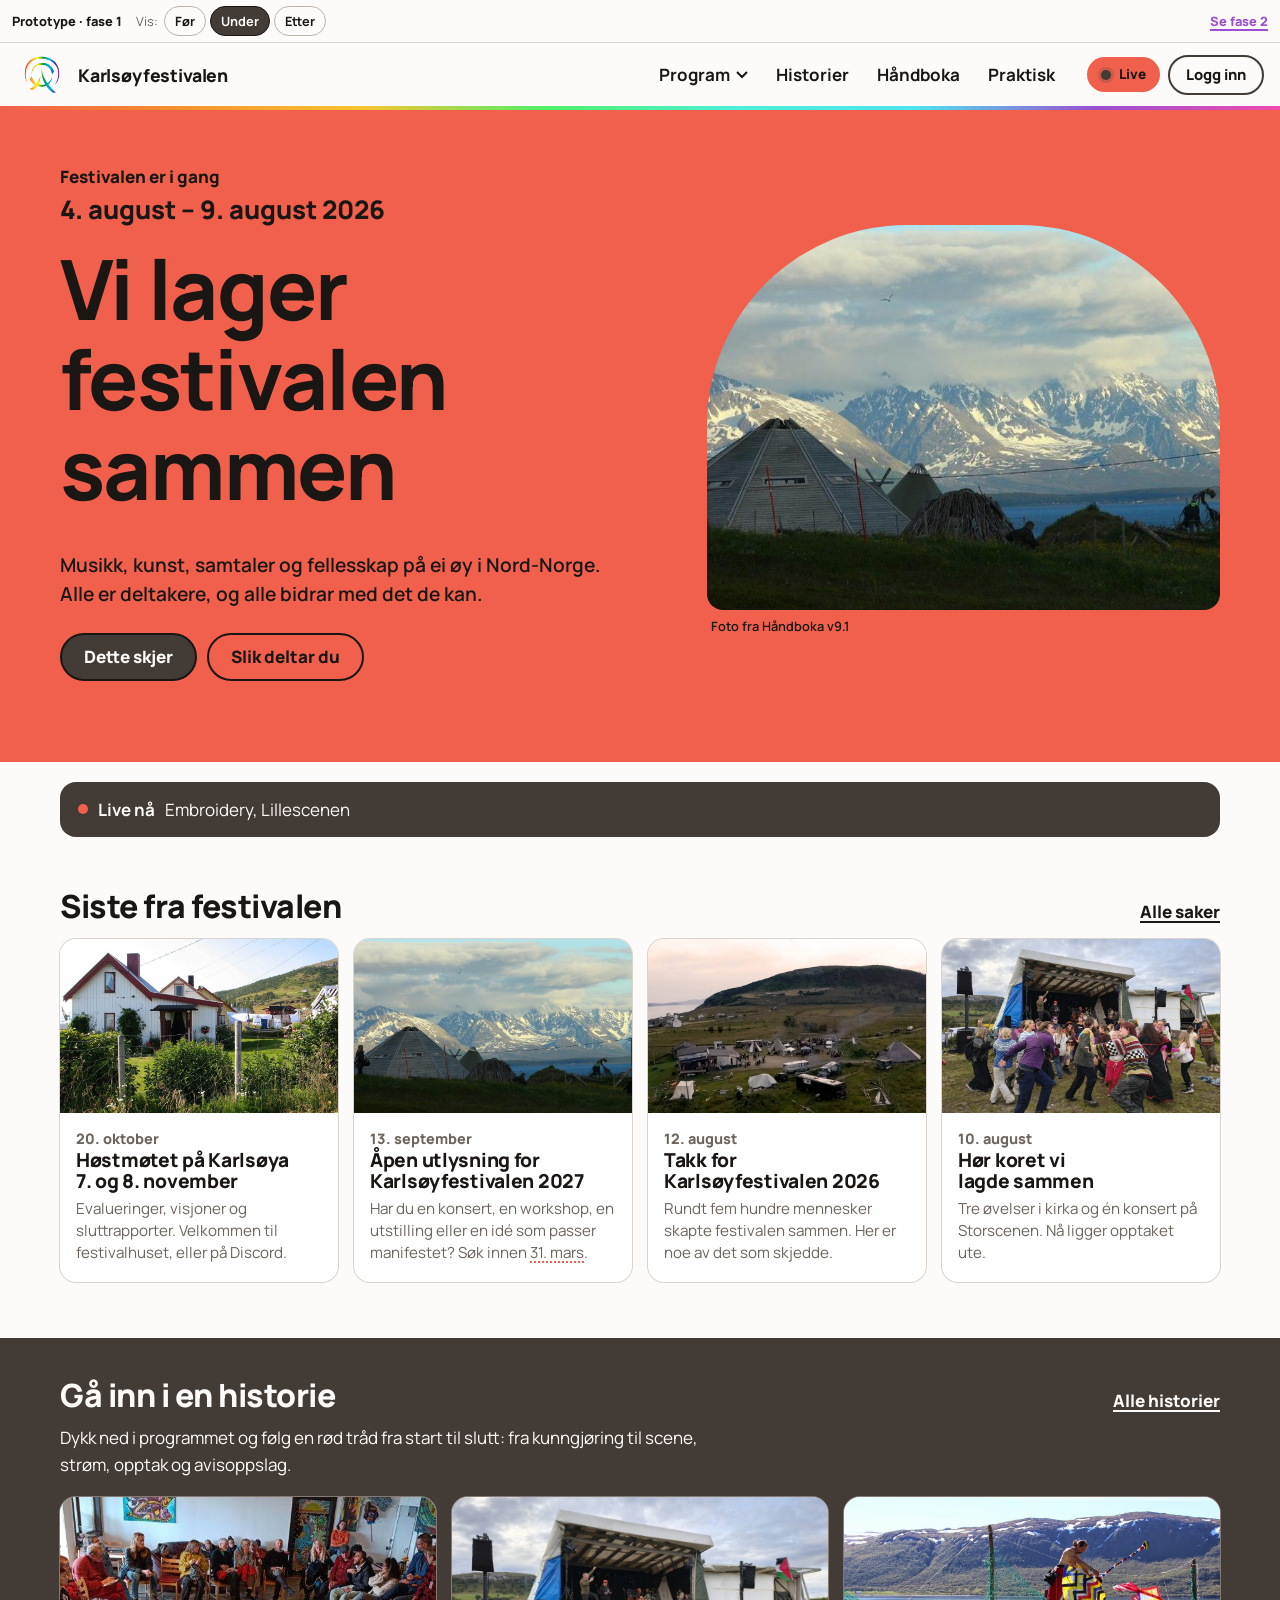
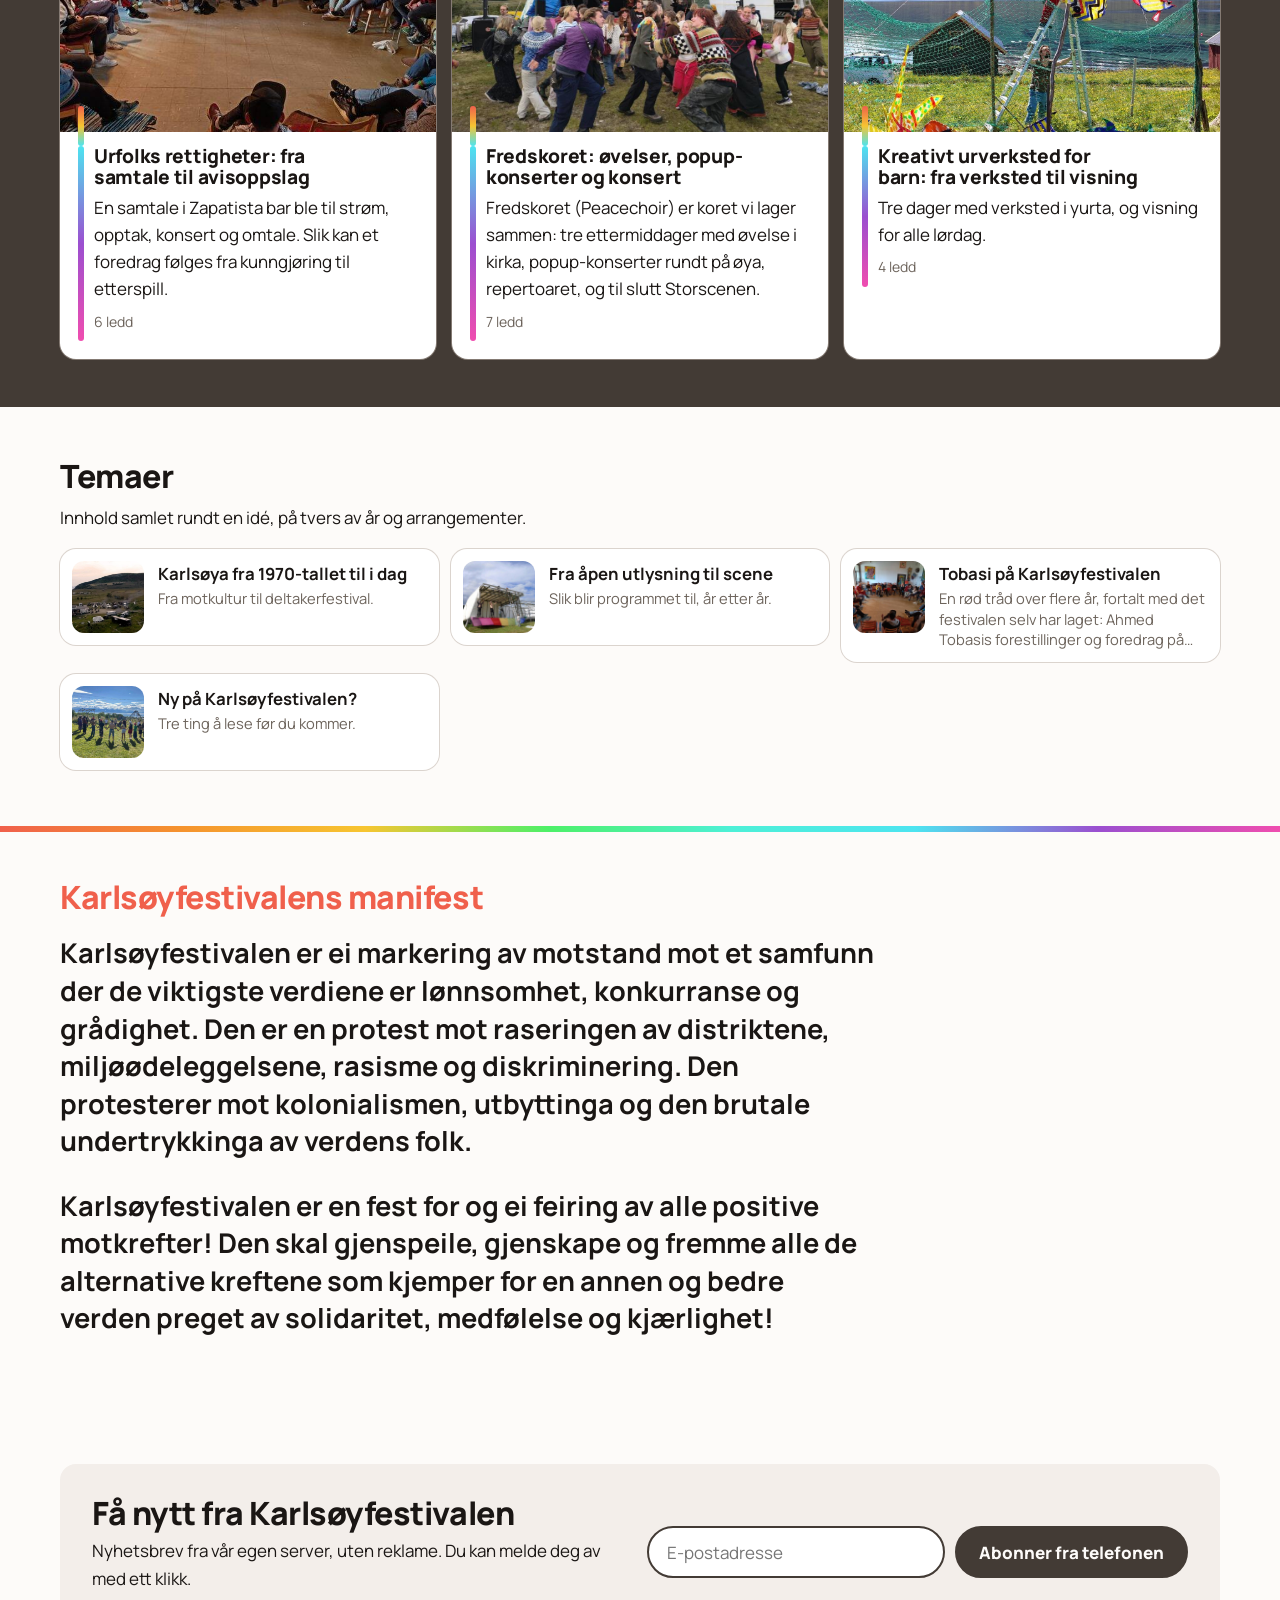
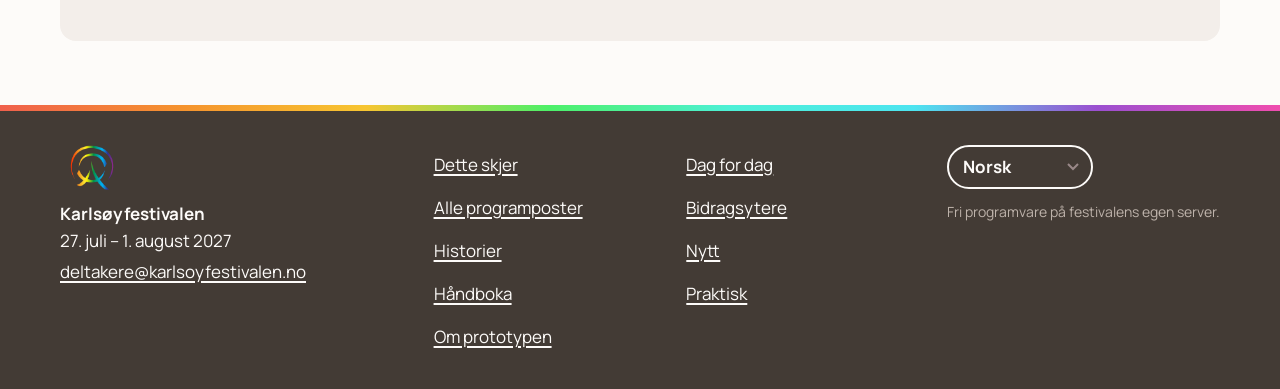
<file: index.html>
<!doctype html>
<html lang="nb">
<head>
<meta charset="utf-8">
<meta name="viewport" content="width=device-width, initial-scale=1, viewport-fit=cover">
<meta name="theme-color" content="#F0604C">
<meta name="color-scheme" content="only light">
<meta name="darkreader-lock">
<meta name="robots" content="noindex">
<title>Karlsøyfestivalen – prototype, fase 1</title>
<meta name="description" content="Klikkbar prototype for Karlsøyfestivalen (fase 1): nettside, program, historier, håndbok, Tavla og innsiden.">
<link rel="icon" href="assets/logo.png">
<link rel="stylesheet" href="css/style.css">
<script>window.PHASE = 1;</script>
</head>
<body>
<div id="app"></div>
<noscript><p style="padding:24px">Prototypen trenger JavaScript.</p></noscript>
<script src="js/data.js"></script>
<script src="js/data-extra.js"></script>
<script src="js/i18n.js"></script>
<script src="js/map.js"></script>
<script src="js/toolkit.js"></script>
<script src="js/app.js"></script>
</body>
</html>
</file>
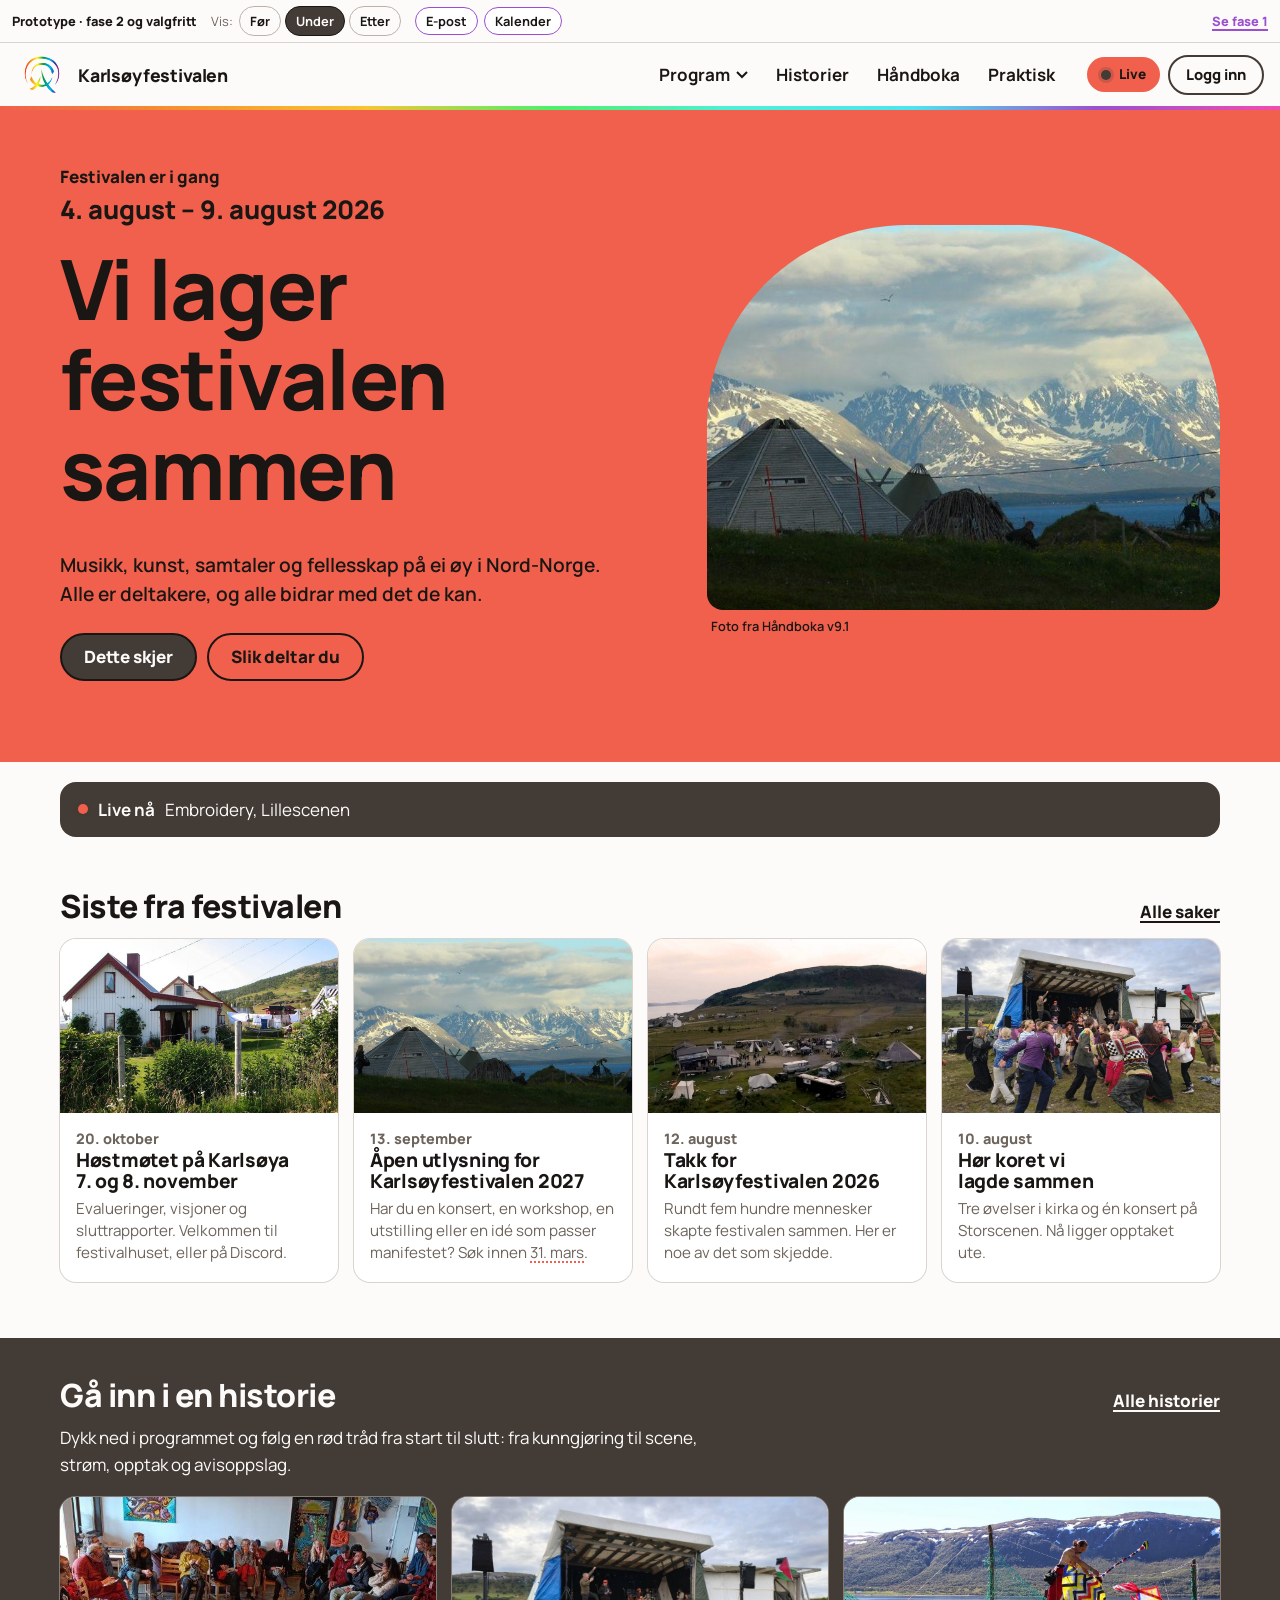
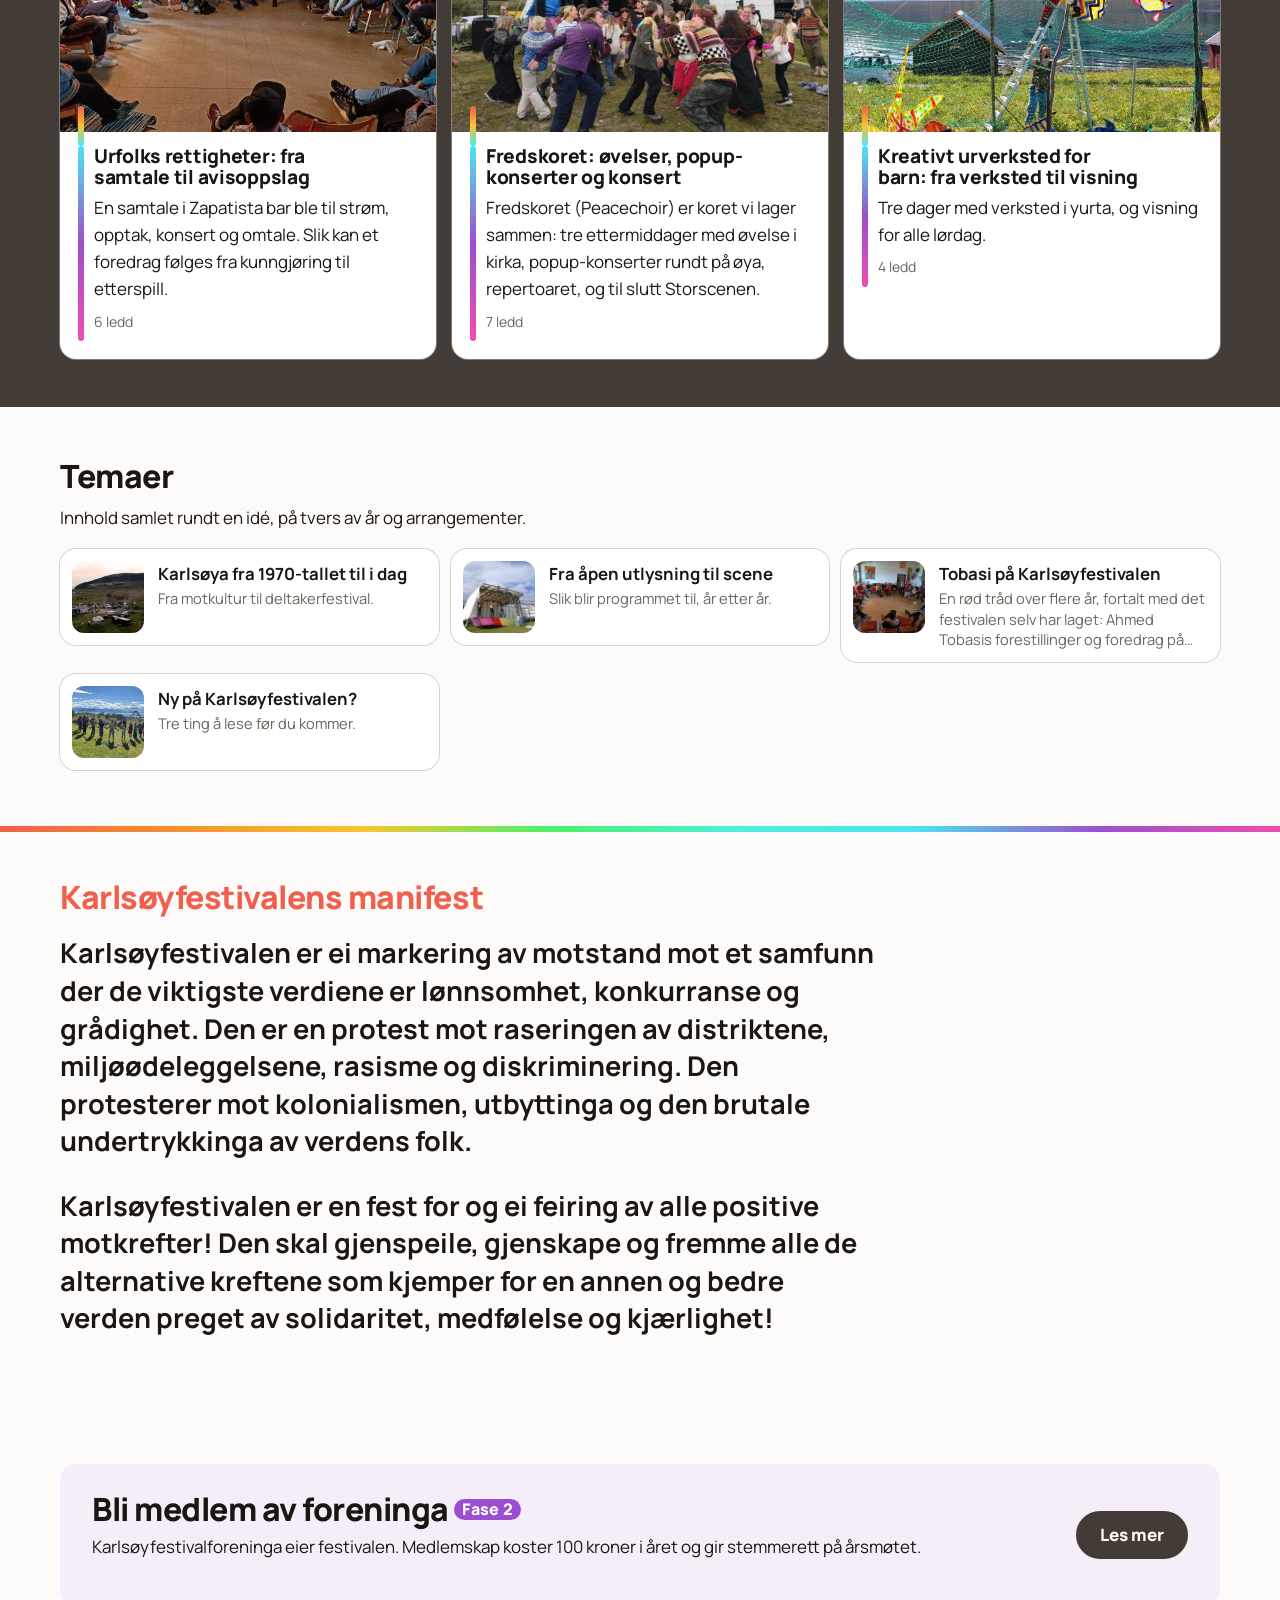
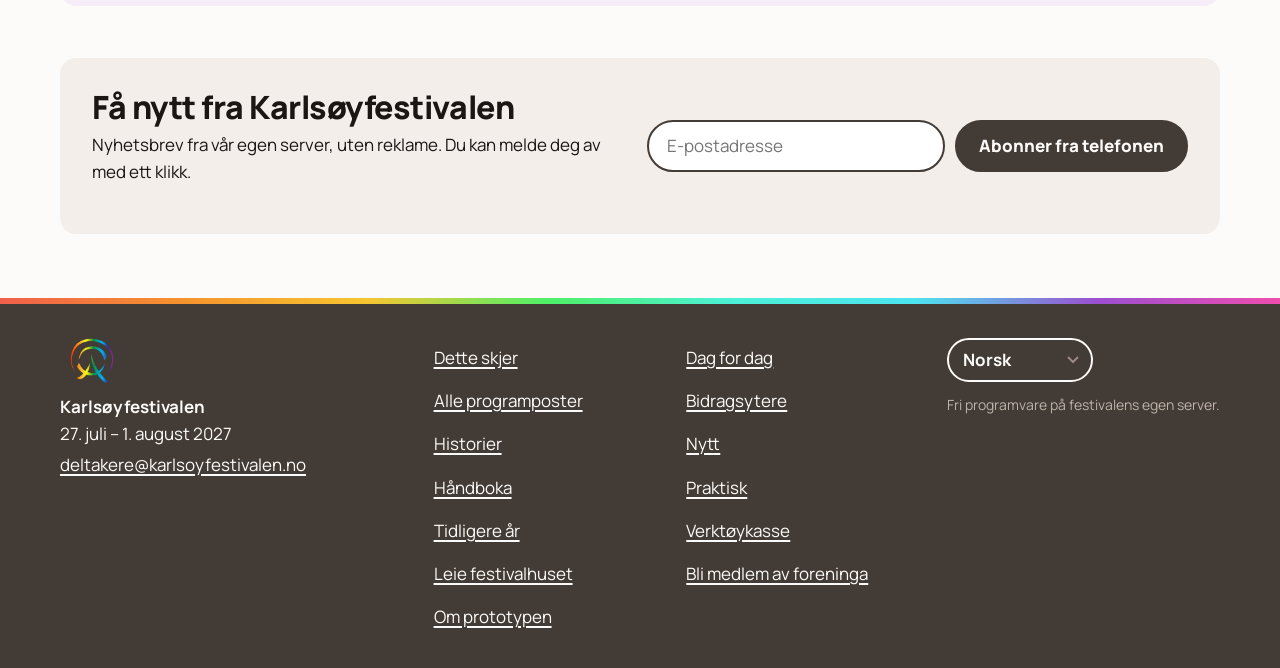
<file: fase2.html>
<!doctype html>
<html lang="nb">
<head>
<meta charset="utf-8">
<meta name="viewport" content="width=device-width, initial-scale=1, viewport-fit=cover">
<meta name="theme-color" content="#F0604C">
<meta name="color-scheme" content="only light">
<meta name="darkreader-lock">
<meta name="robots" content="noindex">
<title>Karlsøyfestivalen – prototype, fase 2 og valgfritt</title>
<meta name="description" content="Klikkbar prototype for Karlsøyfestivalen (fase 2 og valgfritt): nettside, program, historier, håndbok, Tavla og innsiden.">
<link rel="icon" href="assets/logo.png">
<link rel="stylesheet" href="css/style.css">
<script>window.PHASE = 2;</script>
</head>
<body>
<div id="app"></div>
<noscript><p style="padding:24px">Prototypen trenger JavaScript.</p></noscript>
<script src="js/data.js"></script>
<script src="js/data-extra.js"></script>
<script src="js/i18n.js"></script>
<script src="js/map.js"></script>
<script src="js/toolkit.js"></script>
<script src="js/app.js"></script>
</body>
</html>
</file>
<file: css/style.css>
/* Karlsøyfestivalen – prototype, utkast 2. Mobil først.
   Hovedpalett: rød, hvit, grå, gråbrun, mørk gråbrun. Regnbuefargene fra logoen brukes til grupper, kategorier og tråder. */
/* Manrope (SIL Open Font License, se assets/fonts/OFL.txt), lagt på egen server – ingen kall til Google. */
@font-face { font-family: "Manrope"; src: url("../assets/fonts/manrope-wght.woff") format("woff"); font-weight: 200 800; font-style: normal; font-display: swap; }
:root {
  --rod: #F0604C;
  --hvit: #FDFBF9;
  --gra: #BDB2AA;
  --grabrun: #6D645C;
  --mork: #433B35;
  --tekst: #1A1614; /* nesten svart: all tekst, også på rødt */
  --rosa: #F04DAF; --cyan: #4DE4F0; --gronn: #4DF0A0; --turkis: #4DF0D7; --lime: #4DF068;
  --oransje: #F5932E; --gul: #F7C531; --lilla: #9B4FD0;
  --dempet: #9B6B65; --skifer: #705E5C; --havgra: #5C706D;
  --flate: #F3EEEA;
  --kort: #ffffff;
  --strek: #BDB2AA88;
  --rainbow: linear-gradient(90deg, #F0604C, #F5932E, #F7C531, #4DF068, #4DF0D7, #4DE4F0, #9B4FD0, #F04DAF);
  --font: "Manrope", "Nunito Sans", "Avenir Next", "Segoe UI", system-ui, -apple-system, Roboto, Helvetica, Arial, sans-serif;
  --r: 16px;
  --tabs-h: 64px;
}
*, *::before, *::after { box-sizing: border-box; }
html { -webkit-text-size-adjust: 100%; scroll-padding-top: 90px; color-scheme: only light; }
body { margin: 0; font: 400 17px/1.6 var(--font); color: var(--tekst); background: var(--hvit); }
body[data-inside="1"] { background: var(--flate); }
img { max-width: 100%; display: block; }
a { color: inherit; text-underline-offset: 3px; text-decoration-thickness: 1.5px; }
h1, h2, h3 { line-height: 1.1; font-weight: 800; margin: 0; letter-spacing: -0.015em; text-wrap: balance; }
h1 { font-size: clamp(2.1rem, 8vw, 3.6rem); margin-bottom: .45em; }
h2 { font-size: clamp(1.35rem, 4.6vw, 2rem); margin: 1.7em 0 .6em; }
h3 { font-size: 1.12rem; }
p { margin: 0 0 1em; }
ul, ol { margin: 0; padding: 0; list-style: none; }
button, select, input, textarea { font: inherit; color: inherit; }
button { cursor: pointer; }
:focus-visible { outline: 3px solid var(--rod); outline-offset: 3px; border-radius: 6px; }
.sr { position: absolute; width: 1px; height: 1px; overflow: hidden; clip-path: inset(50%); white-space: nowrap; }
.wrap { width: min(100% - 32px, 1160px); margin-inline: auto; }
.narrow { width: min(100% - 32px, 740px); }
.narrowtext { max-width: 38em; }
.center { text-align: center; margin-top: 28px; }
.lead { font-size: 1.2rem; line-height: 1.5; font-weight: 600; }
.small { font-size: .875rem; color: var(--grabrun); }
.note { font-size: .92rem; background: var(--kort); border-left: 5px solid var(--rod); padding: 10px 14px; border-radius: 0 10px 10px 0; margin: 16px auto; }
.empty { background: var(--kort); border: 2px dashed var(--gra); border-radius: var(--r); padding: 20px; }
code { font-size: .9em; background: #433B3512; padding: 1px 6px; border-radius: 4px; }
.fact { text-decoration: underline dotted var(--rod) 2px; text-underline-offset: 4px; cursor: help; }
.print-only { display: none; }

/* Knapper og merker */
.btn { display: inline-flex; align-items: center; justify-content: center; gap: 6px; min-height: 48px; padding: 0 22px; border: 2px solid var(--mork); border-radius: 999px; background: transparent; font-weight: 800; text-decoration: none; }
.btn-dark { background: var(--mork); color: var(--hvit); }
.btn-small { min-height: 40px; padding: 0 16px; font-size: .92rem; }
.actions { display: flex; flex-wrap: wrap; gap: 10px; margin-top: 1.4em; }
.tag { display: inline-block; font-size: .74rem; font-weight: 800; padding: 3px 10px; border-radius: 999px; background: var(--flate); margin-bottom: 8px; }
.tag-live { background: var(--rod); color: var(--tekst); margin: 0 8px 0 0; vertical-align: 2px; }
.tag-ex { background: #9B4FD022; color: var(--tekst); margin: 0; vertical-align: 1px; }
.dot { display: inline-block; width: 11px; height: 11px; border-radius: 50%; margin-right: 7px; flex: none; vertical-align: -1px; }
.swatch { display: inline-block; width: 14px; height: 14px; border-radius: 4px; flex: none; }
.f2 { display: inline-block; font-size: .68rem; font-weight: 800; padding: 2px 8px; border-radius: 999px; background: var(--lilla); color: #fff; vertical-align: 3px; letter-spacing: .02em; }
h1 .f2, h2 .f2 { font-size: .5em; vertical-align: .4em; }

/* Prototype-stripe */
.protobar { display: flex; flex-wrap: wrap; align-items: center; gap: 6px 14px; padding: 6px 12px; background: var(--hvit); border-bottom: 1px solid var(--strek); font-size: .8rem; }
.pb-label { font-weight: 800; text-decoration: none; }
.pb-when { display: flex; align-items: center; gap: 4px; }
.pb-when span { color: var(--grabrun); margin-right: 2px; }
.pb-when button { border: 1.5px solid var(--gra); background: transparent; border-radius: 999px; padding: 2px 10px; font-weight: 700; min-height: 30px; }
.pb-when button[aria-pressed="true"] { background: var(--mork); color: var(--hvit); border-color: var(--tekst); }
.pb-switch { margin-left: auto; font-weight: 800; color: var(--lilla); }

/* ---------- Topp ---------- */
.top { position: sticky; top: 0; z-index: 30; display: flex; align-items: center; gap: 12px; padding: 8px 16px; background: var(--hvit); border-bottom: 1px solid var(--strek); }
.top::after { content: ""; position: absolute; left: 0; right: 0; bottom: -4px; height: 4px; background: var(--rainbow); }
.brand { display: flex; align-items: center; gap: 10px; font-weight: 800; font-size: 1.1rem; text-decoration: none; margin-right: auto; letter-spacing: -0.01em; }
.brand img { flex: none; }
.brand span { white-space: nowrap; }
@media (max-width: 420px) { .top { padding-inline: 12px; gap: 6px; } .top .brand { font-size: 1rem; gap: 6px; } .top .brand img { width: 42px; height: auto; } }
@media (max-width: 360px) { .top .brand span { display: none; } }
.topnav { display: none; align-items: center; gap: 4px; margin-right: 8px; }
.topnav > a, .dd-btn { text-decoration: none; font-weight: 700; padding: 10px 12px; border-radius: 999px; border: 0; background: none; display: inline-flex; align-items: center; gap: 6px; }
.topnav > a[aria-current], .dd-btn[aria-current] { background: var(--flate); }
.topnav > a:hover, .dd-btn:hover { background: var(--flate); }
.dd-btn svg { fill: none; stroke: currentColor; stroke-width: 2; }
.dd { position: relative; }
.dd-menu { position: absolute; top: calc(100% + 8px); left: 0; min-width: 230px; background: var(--kort); border-radius: 14px; padding: 8px; box-shadow: 0 12px 40px #433B3533; display: grid; }
.dd-menu a { padding: 10px 14px; border-radius: 10px; text-decoration: none; font-weight: 700; }
.dd-menu a:hover { background: var(--flate); }
.navlive { color: var(--tekst); }
.top-actions { display: flex; align-items: center; gap: 8px; }
.livepill { display: none; align-items: center; gap: 8px; background: var(--rod); color: var(--tekst); font-weight: 800; font-size: .85rem; padding: 7px 14px; border-radius: 999px; text-decoration: none; }
.livedot { display: inline-block; width: 10px; height: 10px; border-radius: 50%; background: var(--mork); box-shadow: 0 0 0 3px #433B3533; }
.burger { width: 46px; height: 46px; border: 0; background: none; display: grid; place-content: center; gap: 5px; }
.burger span { display: block; width: 24px; height: 2.5px; background: var(--mork); border-radius: 2px; }
.sheetmenu { position: fixed; inset: 0; z-index: 40; background: var(--mork); color: var(--hvit); padding: 70px 24px 24px; display: flex; flex-direction: column; overflow: auto; }
.sheetmenu a { font-size: 1.75rem; font-weight: 800; text-decoration: none; padding: 9px 0; border-bottom: 1px solid #FDFBF91f; display: flex; align-items: center; gap: 10px; }
.sheetmenu a.sm-sub { font-size: 1.25rem; font-weight: 700; padding-left: 18px; border-left: 4px solid var(--rod); border-bottom: 0; }
.sheetmenu .sm-head { margin: 10px 0 4px; font-size: 1.75rem; font-weight: 800; }
.sheetmenu a.live { color: var(--rod); }
.sheetmenu .livedot { background: var(--rod); }
.sheetmenu-foot { margin-top: auto; padding-top: 24px; display: flex; gap: 12px; align-items: center; justify-content: space-between; }
.sheetmenu .btn { border-color: var(--hvit); }
.lang select { min-height: 44px; padding: 0 34px 0 14px; border-radius: 999px; border: 2px solid currentColor; background: transparent url("data:image/svg+xml,%3Csvg xmlns='http://www.w3.org/2000/svg' viewBox='0 0 12 8'%3E%3Cpath d='M1 1l5 5 5-5' fill='none' stroke='%23988' stroke-width='2'/%3E%3C/svg%3E") no-repeat right 12px center / 12px; appearance: none; font-weight: 700; }
.lang select option { color: var(--tekst); }
main { padding: 0 0 64px; min-height: 60vh; }
main > .wrap:first-child, main > article:first-child, main > div.wrap { padding-top: 28px; }

/* ---------- Forside ---------- */
.hero { background: var(--rod); padding: 36px 0 40px; }
.hero-grid { display: grid; gap: 26px; }
.hero-kick { font-weight: 800; margin: 0; }
.hero-date { font-size: clamp(1.2rem, 4.5vw, 1.6rem); font-weight: 800; margin: 0 0 .5em; }
.hero h1 { font-size: clamp(2.6rem, 11vw, 5.2rem); line-height: 1.08; letter-spacing: -0.02em; font-weight: 750; }
.hero .lead { max-width: 30em; }
.hero .btn { border-color: var(--tekst); }
.hero-img { margin: 0; position: relative; }
.hero-img img { width: 100%; aspect-ratio: 4/3; object-fit: cover; border-radius: 200px 200px var(--r) var(--r); }
.hero-img figcaption { font-size: .8rem; font-weight: 600; padding: 6px 4px 0; }
.livebar { display: flex; align-items: center; gap: 10px; flex-wrap: wrap; margin-top: 20px; padding: 14px 18px; background: var(--mork); color: var(--hvit); border-radius: var(--r); text-decoration: none; }
.livebar .livedot { background: var(--rod); }
.block { margin-top: 52px; }
.block-head { display: flex; align-items: baseline; justify-content: space-between; gap: 12px; margin-bottom: 14px; }
.block-head h2 { margin: 0; }
.block-head a { font-weight: 800; white-space: nowrap; }
.blocklead { margin: -4px 0 18px; max-width: 40em; }
.grid { display: grid; gap: 16px; }
.card { display: block; background: var(--kort); color: var(--tekst); border-radius: var(--r); text-decoration: none; overflow: hidden; box-shadow: 0 0 0 1px var(--strek); }
.card:hover h3 { text-decoration: underline; }
.card h3 { font-size: 1.2rem; margin-bottom: 6px; }
.card p { margin: 0; }
.card-img { position: relative; }
.card-img img { width: 100%; aspect-ratio: 16/10; object-fit: cover; }
.card-body { padding: 14px 16px 18px; }
.card .kicker { color: var(--grabrun); }
.card.post p:last-child { margin-top: 6px; color: var(--grabrun); font-size: .95rem; line-height: 1.45; }
.threadband { margin-top: 56px; background: var(--mork); color: var(--hvit); padding: 40px 0 48px; }
.threadband .block-head a { color: var(--hvit); }
.story-card .card-body p { margin-bottom: 8px; }
.thread-line { position: absolute; left: 18px; bottom: -14px; width: 6px; height: 40px; border-radius: 3px; background: linear-gradient(var(--rod), var(--gul), var(--cyan)); }
.story-card .card-body { padding-left: 34px; position: relative; }
.story-card .card-body::before { content: ""; position: absolute; left: 18px; top: 14px; bottom: 18px; width: 6px; border-radius: 3px; background: linear-gradient(var(--cyan), var(--lilla), var(--rosa)); }
.themes { display: grid; gap: 12px; }
.theme { display: grid; grid-template-columns: 84px 1fr; gap: 14px; align-items: center; text-decoration: none; background: var(--kort); border-radius: var(--r); padding: 10px; box-shadow: 0 0 0 1px var(--strek); }
.theme-img img { width: 84px; height: 84px; object-fit: cover; border-radius: 12px; }
.theme strong { display: block; font-size: 1.1rem; line-height: 1.25; }
.theme span span { font-size: .92rem; color: var(--grabrun); }
.manifest { margin-top: 56px; padding: 48px 0; background: var(--hvit); border-top: 6px solid; border-image: var(--rainbow) 1; }
.manifest h2 { margin-top: 0; color: var(--rod); }
.manifest p { font-size: clamp(1.15rem, 4.4vw, 1.7rem); line-height: 1.38; font-weight: 700; max-width: 30em; }
.news { display: grid; gap: 14px; background: var(--flate); border-radius: var(--r); padding: 24px; }
.news h2 { margin: 0 0 6px; }
.news form { display: grid; gap: 10px; }
.news input { width: 100%; min-height: 52px; padding: 0 18px; border: 2px solid var(--mork); border-radius: 999px; background: #fff; }
.ok { font-weight: 800; background: var(--gronn); padding: 10px 14px; border-radius: 12px; }
.membercta { display: grid; gap: 14px; align-items: center; background: #9B4FD014; border-radius: var(--r); padding: 24px; }
.membercta h2 { margin: 0 0 6px; }

.foot { position: relative; background: var(--mork); color: var(--hvit); padding: 40px 0 calc(32px + env(safe-area-inset-bottom)); }
.foot::before { content: ""; position: absolute; left: 0; right: 0; top: 0; height: 6px; background: var(--rainbow); }
.foot-grid { display: grid; gap: 24px; }
.foot img { margin-bottom: 10px; }
.foot nav { display: grid; grid-template-columns: 1fr 1fr; gap: 4px 16px; }
.foot nav a { padding: 6px 0; }
.foot p { margin: 4px 0; }
.foot .small { color: var(--gra); margin-top: 12px; }

/* ---------- Program ---------- */
.subtabs { display: flex; gap: 6px; overflow-x: auto; margin: -8px -16px 18px; padding: 0 16px 4px; scrollbar-width: none; }
.subtabs::-webkit-scrollbar { display: none; }
.subtabs a { flex: none; text-decoration: none; font-weight: 700; padding: 8px 14px; border-radius: 999px; border: 2px solid var(--gra); white-space: nowrap; }
.subtabs a[aria-current] { background: var(--mork); border-color: var(--tekst); color: var(--hvit); }
.sticky { position: sticky; top: 60px; z-index: 20; padding: 10px 0 4px; background: var(--hvit); border-bottom: 1px solid var(--strek); }
body[data-inside="1"] .sticky { background: var(--flate); }
.daytabs { display: grid; grid-template-columns: repeat(6, 1fr); gap: 6px; }
.daytabs button { min-height: 58px; border: 2px solid var(--gra); border-radius: 14px; background: var(--kort); display: grid; place-content: center; line-height: 1.1; padding: 4px 0; }
.daytabs button span { font-size: .78rem; font-weight: 700; text-transform: lowercase; color: var(--grabrun); }
.daytabs button strong { font-size: 1.35rem; }
.daytabs button[aria-selected="true"] { background: var(--rod); border-color: var(--rod); }
.daytabs button[aria-selected="true"] span { color: var(--tekst); }
.chips { display: flex; gap: 8px; overflow-x: auto; padding: 10px 16px 8px; margin-inline: -16px; scrollbar-width: none; }
.chips::-webkit-scrollbar { display: none; }
.chips button { flex: none; display: inline-flex; align-items: center; min-height: 42px; padding: 0 15px; border: 2px solid var(--gra); border-radius: 999px; background: var(--kort); font-weight: 700; font-size: .92rem; white-space: nowrap; }
.chips button[aria-pressed="true"] { background: var(--mork); border-color: var(--tekst); color: var(--hvit); }
.daytitle { font-size: 1.3rem; margin: 22px 0 8px; }
.daytitle::first-letter, .wheellist h2::first-letter, .when strong::first-letter, .step-when::first-letter { text-transform: uppercase; }
.plist { border-top: 2px solid var(--mork); }
.pi { display: grid; grid-template-columns: 64px 1fr 48px; gap: 10px; align-items: start; padding: 14px 0 14px 12px; border-bottom: 1px solid var(--strek); position: relative; }
.pi::before { content: ""; position: absolute; left: 0; top: 16px; bottom: 16px; width: 4px; border-radius: 2px; background: var(--c, var(--gra)); }
.pi-time { font-weight: 800; font-size: 1.1rem; line-height: 1.2; font-variant-numeric: tabular-nums; }
.pi-time span { display: block; font-weight: 500; font-size: .85rem; color: var(--grabrun); }
.pi-time .allday { font-size: .8rem; font-weight: 700; color: var(--tekst); }
.pi-main h3 { font-size: 1.08rem; line-height: 1.25; margin-bottom: 3px; }
.pi-main h3 a { text-decoration: none; }
.pi-main h3 a:hover { text-decoration: underline; }
.pi-main p { margin: 0; font-size: .92rem; }
.pi-cat { color: var(--grabrun); }
.pi-cat a { font-weight: 700; color: var(--tekst); }
.pi-more { display: inline-block; margin-top: 6px !important; font-size: .76rem !important; font-weight: 800; background: var(--cyan); border-radius: 999px; padding: 1px 10px; }
.star { width: 48px; height: 48px; border: 0; background: none; display: grid; place-content: center; border-radius: 50%; }
.star svg { fill: none; stroke: var(--mork); stroke-width: 1.8; stroke-linejoin: round; }
.star[aria-pressed="true"] svg { fill: var(--gul); }
.daily { margin-top: 24px; }
.daily summary, .faq summary { cursor: pointer; font-weight: 800; padding: 14px 0; min-height: 48px; }
.clock { margin: 0 0 10px; }
.nowbox { background: var(--rod); border-radius: var(--r); padding: 4px 16px 6px; }
.nowbox h2 { margin: 14px 0 8px; }
.nowbox .plist { border-top-color: var(--tekst); }
.nowbox .pi { border-bottom-color: #433B3530; }
.nowbox .pi::before { background: var(--mork); }
.nowbox .tag-live { background: var(--mork); color: var(--hvit); font-size: .72rem; }
.countdown { background: var(--rod); border-radius: var(--r); padding: 20px; display: grid; gap: 4px; }
.countdown strong { font-size: 1.6rem; line-height: 1.2; }
.filters { display: grid; gap: 10px; }
.field { display: grid; gap: 4px; font-weight: 700; font-size: .92rem; }
.field input, .field select { width: 100%; min-height: 50px; padding: 0 14px; border: 2px solid var(--gra); border-radius: 12px; background: #fff; font-weight: 500; font-size: 16px; }
.field input:focus, .field select:focus { border-color: var(--tekst); }

/* Programpost, historier, innhold */
.crumb { font-weight: 800; margin-bottom: 10px; }
.crumb a::before { content: "‹ "; }
.kicker { font-size: .9rem; font-weight: 800; margin: 0 0 6px; color: var(--grabrun); }
.when { display: grid; grid-template-columns: 1fr 1fr auto; gap: 12px; align-items: start; background: var(--kort); border-radius: var(--r); padding: 14px; margin: 4px 0 16px; border-top: 6px solid var(--c, var(--rod)); }
.when strong { display: block; line-height: 1.25; }
.when span { font-size: .88rem; color: var(--grabrun); }
.personbox { display: flex; gap: 14px; align-items: flex-start; background: var(--kort); border-radius: var(--r); padding: 12px; margin: 0 0 16px; text-decoration: none; box-shadow: 0 0 0 1px var(--strek); }
.personbox > span { display: grid; gap: 2px; }
.personbox span span { font-size: .92rem; color: var(--grabrun); line-height: 1.45; }
.portrait { display: block; width: 100%; height: auto; aspect-ratio: 1; border-radius: 14px; }
.portrait text { font: 800 64px var(--font); fill: var(--tekst); }
.portrait.sm { width: 64px; flex: none; border-radius: 12px; }
.portrait.lg { width: 140px; flex: none; border-radius: 18px; }
.story { background: var(--kort); border-radius: var(--r); padding: 18px; margin-top: 20px; box-shadow: 0 0 0 1px var(--strek); }
.story h2 { margin: 0 0 8px; font-size: 1.3rem; }
.steps { position: relative; margin: 18px 0 6px 6px; }
.steps::before { content: ""; position: absolute; left: 0; top: 6px; bottom: 6px; width: 5px; border-radius: 3px; background: linear-gradient(var(--rod), var(--oransje), var(--gul), var(--gronn), var(--cyan), var(--lilla)); }
.steps li { position: relative; padding: 0 0 22px 26px; }
.steps li:last-child { padding-bottom: 4px; }
.steps li::before { content: ""; position: absolute; left: -5px; top: 3px; width: 15px; height: 15px; border-radius: 50%; background: var(--kort); border: 3px solid var(--c, var(--mork)); }
.steps li.has-item::before { border-radius: 4px; background: var(--mork); border-color: var(--tekst); }
.steps li.cur::before { background: var(--rod); border-color: var(--tekst); box-shadow: 0 0 0 4px #F0604C55; }
.steps li.cur h3 { text-decoration: underline; text-decoration-thickness: 3px; text-decoration-color: var(--rod); }
.step-when { font-size: .85rem; font-weight: 800; color: var(--grabrun); margin: 0; }
.steps h3 { font-size: 1.1rem; margin: 2px 0 4px; }
.step-note { font-size: .92rem; margin: 0; }
.step-note .tag { margin-bottom: 0; font-size: .68rem; }
.more { display: inline-block; margin-top: 12px; font-weight: 800; }
.more::after { content: " ›"; }
.work-img, .player { margin: 0 0 20px; border-radius: var(--r); overflow: hidden; }
.work-img img, .player img { width: 100%; aspect-ratio: 16/10; object-fit: cover; }
.work-img figcaption { font-size: .8rem; color: var(--grabrun); padding: 6px 2px 0; }
.player { position: relative; background: var(--mork); color: var(--hvit); }
.player img { opacity: .55; }
.player.lyd img { aspect-ratio: 16/6; }
.player .play { position: absolute; left: 50%; top: 42%; width: 74px; height: 74px; margin: -37px; border-radius: 50%; background: var(--rod); }
.player .play::after { content: ""; position: absolute; left: 29px; top: 21px; border: 16px solid transparent; border-left: 24px solid var(--mork); border-right: 0; }
.player p { margin: 0; padding: 10px 14px; font-size: .88rem; }
.small-play { position: absolute; left: 12px; bottom: 12px; width: 42px; height: 42px; border-radius: 50%; background: var(--rod); }
.small-play::after { content: ""; position: absolute; left: 16px; top: 12px; border: 9px solid transparent; border-left: 13px solid var(--mork); border-right: 0; }
.gallery { display: grid; grid-template-columns: 1fr 1fr; gap: 8px; margin-bottom: 20px; }
.gallery figure { margin: 0; }
.gallery img { width: 100%; aspect-ratio: 1; object-fit: cover; border-radius: 10px; }
.gallery figcaption { font-size: .76rem; color: var(--grabrun); padding: 4px 2px; }
.meta { margin: 24px 0; border-top: 2px solid var(--mork); }
.meta div { display: flex; justify-content: space-between; gap: 16px; padding: 10px 0; border-bottom: 1px solid var(--strek); }
.meta dt { font-weight: 800; }
.meta dd { margin: 0; text-align: right; }
.venues li, .rides li { background: var(--kort); border-radius: var(--r); padding: 14px 16px; box-shadow: 0 0 0 1px var(--strek); }
.venues p, .rides p { margin: 4px 0 0; }
.embed { border-left: 6px solid var(--cyan); }
.embed-card { max-width: 420px; margin: 24px 0; }

/* Bidragsytere */
.pgrid { display: grid; grid-template-columns: repeat(2, 1fr); gap: 14px; }
.pcard { display: grid; gap: 8px; text-decoration: none; }
.pcard-body strong { display: block; font-size: 1.05rem; line-height: 1.25; }
.pcard-body span { font-size: .85rem; color: var(--grabrun); }
.pcard:hover strong { text-decoration: underline; }
.phead { display: grid; gap: 16px; margin-bottom: 10px; }
@media (min-width: 640px) { .phead { grid-template-columns: auto 1fr; align-items: end; } }
.phead h1 { margin-bottom: .2em; font-size: clamp(1.9rem, 7vw, 3rem); }
.phead .lead { margin: 0; font-size: 1.05rem; }
.links { display: flex; flex-wrap: wrap; gap: 8px; }
.chiplink { font-weight: 800; border: 2px solid var(--mork); border-radius: 999px; padding: 6px 14px; text-decoration: none; }

/* ---------- Håndboka ---------- */
.hb-hero { background: var(--mork); color: var(--hvit); padding: 40px 0 44px; position: relative; }
.hb-hero::after { content: ""; position: absolute; left: 0; right: 0; bottom: 0; height: 6px; background: var(--rainbow); }
.hb-hero .kicker { color: var(--gra); }
.hb-hero .btn { border-color: var(--hvit); }

.chapters { display: grid; gap: 14px; margin-top: 24px; }
.chapter { display: grid; grid-template-columns: 110px 1fr; gap: 14px; align-items: stretch; text-decoration: none; background: var(--kort); border-radius: var(--r); overflow: hidden; box-shadow: 0 0 0 1px var(--strek); }
.ch-img img { width: 100%; height: 100%; min-height: 120px; object-fit: cover; }
.ch-body { padding: 14px 14px 14px 0; display: grid; gap: 4px; align-content: center; }
.ch-body strong { font-size: 1.2rem; line-height: 1.2; }
.ch-body span { font-size: .93rem; color: var(--grabrun); line-height: 1.45; }
.chapter:hover strong { text-decoration: underline; }
.core { background: var(--rod); border-radius: var(--r); padding: 16px 18px; margin: 0 0 20px; font-size: 1.15rem; font-weight: 700; line-height: 1.45; }
.core p { margin: 0; }
.core .core-label { font-size: .85rem; font-weight: 800; margin-bottom: 6px; }
blockquote { margin: 28px 0; padding: 0 0 0 20px; border-left: 6px solid var(--gul); }
blockquote p { font-size: 1.4rem; font-weight: 800; line-height: 1.3; margin-bottom: 6px; }
blockquote cite { font-style: normal; color: var(--grabrun); font-size: .9rem; }
.edit-note { font-size: .88rem; color: var(--grabrun); border-top: 1px solid var(--strek); padding-top: 14px; margin-top: 28px; }
.nextch { display: grid; gap: 2px; background: var(--mork); color: var(--hvit); border-radius: var(--r); padding: 16px 18px; text-decoration: none; margin-top: 20px; }
.nextch span { font-size: .85rem; color: var(--gra); font-weight: 700; }
.nextch strong { font-size: 1.25rem; }
.nextch strong::after { content: " ›"; }
.rhythm li, .dl li { display: grid; grid-template-columns: 96px 1fr; gap: 12px; padding: 10px 0; border-bottom: 1px solid var(--strek); }
.rhythm { margin-bottom: 20px; border-top: 2px solid var(--mork); }
.rhythm strong { font-variant-numeric: tabular-nums; }
.dl time { font-weight: 800; }
.principles { counter-reset: p; }
.principles li { counter-increment: p; position: relative; padding: 0 0 16px 46px; }
.principles li::before { content: counter(p); position: absolute; left: 0; top: 0; width: 34px; height: 34px; border-radius: 50%; background: var(--rod); display: grid; place-content: center; font-weight: 800; }
.principles p { margin: 2px 0 0; }
.gicon { display: inline-grid; place-content: center; width: 38px; height: 38px; border-radius: 12px; background: var(--g); flex: none; }
.gicon svg { fill: none; stroke: var(--mork); stroke-width: 1.9; stroke-linejoin: round; stroke-linecap: round; }
.gtitle { display: flex; align-items: center; gap: 12px; }
h1.gtitle .gicon { width: 54px; height: 54px; border-radius: 16px; }
.grouplist li a { display: flex; gap: 14px; align-items: flex-start; padding: 14px 0; border-bottom: 1px solid var(--strek); text-decoration: none; }
.grouplist strong { display: block; font-size: 1.1rem; }
.grouplist span span { font-size: .92rem; color: var(--grabrun); }
.ticks li { position: relative; padding: 9px 0 9px 30px; border-bottom: 1px solid var(--strek); }
.ticks li::before { content: ""; position: absolute; left: 4px; top: 16px; width: 12px; height: 7px; border-left: 3px solid var(--rod); border-bottom: 3px solid var(--rod); transform: rotate(-45deg); }
.gives { background: var(--kort); border-radius: var(--r); padding: 4px 18px 16px; margin-top: 24px; box-shadow: 0 0 0 1px var(--strek); }
.gives h2 { font-size: 1.15rem; margin: 14px 0 8px; }
.givelist { display: flex; flex-wrap: wrap; gap: 8px; }
.givelist li { background: var(--flate); border-radius: 999px; padding: 4px 12px; font-size: .9rem; font-weight: 700; }
.factgrid { display: grid; grid-template-columns: 1fr 1fr; gap: 10px; }
.factgrid li { background: var(--kort); border-radius: var(--r); padding: 14px; font-size: .9rem; box-shadow: 0 0 0 1px var(--strek); border-top: 6px solid var(--rod); }
.factgrid li:nth-child(2) { border-top-color: var(--gul); } .factgrid li:nth-child(3) { border-top-color: var(--gronn); } .factgrid li:nth-child(4) { border-top-color: var(--cyan); }
.factgrid strong { display: block; font-size: 1.3rem; line-height: 1.2; margin-bottom: 4px; }
.checkin { margin: 24px 0; }
.iframe-ph { display: grid; gap: 4px; background: repeating-linear-gradient(-45deg, var(--flate), var(--flate) 10px, #fff 10px, #fff 20px); border: 2px dashed var(--gra); border-radius: var(--r); padding: 28px 20px; text-align: center; }
.iframe-ph strong { font-size: 1.3rem; }
.faq details { border-bottom: 1px solid var(--strek); }
.faq details:first-child { border-top: 2px solid var(--mork); }
.about table { width: 100%; border-collapse: collapse; margin-bottom: 1em; }
.about th, .about td { text-align: left; vertical-align: top; padding: 10px 10px 10px 0; border-bottom: 1px solid var(--strek); font-size: .95rem; }

/* ---------- Innsiden ---------- */
.itop { position: sticky; top: 0; z-index: 30; display: flex; align-items: center; gap: 12px; padding: 8px 16px; background: var(--mork); color: var(--hvit); }
.itop::after { content: ""; position: absolute; left: 0; right: 0; bottom: -4px; height: 4px; background: var(--rainbow); }
.itop .brand img { background: var(--hvit); border-radius: 10px; padding: 2px 4px; }
.who { display: flex; align-items: center; gap: 10px; background: none; border: 0; color: var(--hvit); text-align: left; padding: 4px; min-height: 46px; }
.who > span:last-child, .rolelist button > span:last-child { display: grid; line-height: 1.2; }
.who strong { font-size: .95rem; }
.who span span { font-size: .75rem; opacity: .8; max-width: 10em; white-space: nowrap; overflow: hidden; text-overflow: ellipsis; }
.avatar { width: 38px; height: 38px; border-radius: 50%; background: var(--rod); color: var(--tekst); display: grid; place-content: center; font-weight: 800; flex: none; }
.avatar.sm { width: 34px; height: 34px; font-size: .9rem; }
.sheet { position: fixed; inset: auto 0 0 0; z-index: 50; background: var(--hvit); border-radius: 22px 22px 0 0; padding: 22px 20px calc(22px + env(safe-area-inset-bottom)); box-shadow: 0 -12px 0 100vh #433B3566; max-height: 88vh; overflow: auto; }
.sheet h2 { margin-top: 0; }
.rolelist { display: grid; gap: 8px; margin-bottom: 12px; }
.rolelist button { display: flex; align-items: center; gap: 12px; text-align: left; padding: 10px 12px; border: 2px solid var(--strek); border-radius: var(--r); background: #fff; min-height: 60px; }
.rolelist button[aria-pressed="true"] { border-color: var(--tekst); background: #F0604C1a; }
.rolelist span span { font-size: .85rem; color: var(--grabrun); }
.sheet-foot { display: flex; flex-wrap: wrap; gap: 10px; align-items: center; margin-top: 16px; }
.sheet-foot .btn-dark { margin-left: auto; }
.imain { min-width: 0; width: min(100% - 32px, 740px); margin-inline: auto; padding: 24px 0 calc(var(--tabs-h) + 48px + env(safe-area-inset-bottom)); }
.imain h1 { font-size: clamp(1.9rem, 7vw, 2.7rem); }
.tabs { position: fixed; inset: auto 0 0 0; z-index: 25; display: grid; grid-template-columns: repeat(5, 1fr); background: var(--hvit); border-top: 1px solid var(--strek); padding-bottom: env(safe-area-inset-bottom); box-shadow: 0 -4px 20px #433B3514; }
.tabs a { display: grid; justify-items: center; gap: 2px; padding: 8px 2px 6px; min-height: var(--tabs-h); text-decoration: none; font-size: .72rem; font-weight: 800; line-height: 1.15; text-align: center; color: var(--grabrun); position: relative; }
.tabs svg { fill: none; stroke: currentColor; stroke-width: 1.8; stroke-linejoin: round; stroke-linecap: round; }
.tabs a[aria-current] { color: var(--tekst); }
.tabs a[aria-current] svg { fill: var(--rod); stroke-width: 2.1; }
.tabs a[aria-current]::before { content: ""; position: absolute; top: 0; left: 30%; right: 30%; height: 3px; border-radius: 0 0 3px 3px; background: var(--rod); }
.greet h1 { margin: 0 0 4px; }
.panel { background: var(--kort); border-radius: var(--r); padding: 16px 18px; margin-top: 16px; box-shadow: 0 1px 0 var(--strek); }
.panel h2 { font-size: 1.15rem; margin: 0 0 12px; }
.panel > p:last-child { margin-bottom: 0; }
.panel .plist { border-top: 1px solid var(--strek); }
.panel .pi:last-child { border-bottom: 0; }
.panel.now { border-top: 6px solid var(--rod); }
.panel.care { background: var(--gronn); }
.panel.group { border-left: 10px solid var(--g); }
.panel.count { background: var(--rod); }
.panel.member { border-left: 10px solid var(--lilla); }
.big { font-size: 1.7rem; font-weight: 800; line-height: 1.15; margin-bottom: 6px; }
.big span { font-size: .95rem; font-weight: 600; color: var(--grabrun); }
.panel.count .big span, .panel.count p { color: var(--tekst); }
.dlist li { display: grid; grid-template-columns: 16px 1fr auto; gap: 10px; align-items: start; padding: 11px 0; border-bottom: 1px solid var(--strek); }
.dlist .swatch { margin-top: 5px; }
.dlist strong { display: block; line-height: 1.3; }
.dlist div span { font-size: .85rem; color: var(--grabrun); }
.dlist time { text-align: right; font-weight: 800; white-space: nowrap; }
.dlist time span { display: block; font-size: .78rem; font-weight: 500; color: var(--grabrun); }
.monthly { display: flex; gap: 10px; align-items: center; font-size: .92rem; margin: 12px 0 0; }
.progress { height: 10px; border-radius: 5px; background: var(--flate); overflow: hidden; margin: 6px 0; }
.progress span { display: block; height: 100%; background: var(--g, var(--rod)); border-radius: 5px; }
.tiles { display: grid; grid-template-columns: 1fr 1fr; gap: 10px; }
.tiles a { display: grid; gap: 8px; align-content: start; min-height: 92px; padding: 14px; border-radius: 12px; background: var(--flate); text-decoration: none; font-weight: 800; line-height: 1.25; }
.tiles svg { fill: none; stroke: var(--mork); stroke-width: 1.8; stroke-linejoin: round; stroke-linecap: round; }

/* Kunngjøringer */
.alist li { padding: 10px 0 10px 14px; border-bottom: 1px solid var(--strek); position: relative; }
.alist li::before { content: ""; position: absolute; left: 0; top: 12px; bottom: 12px; width: 4px; border-radius: 2px; background: var(--g, var(--rod)); }
.alist li:last-child { border-bottom: 0; }
.alist p { margin: 0; }
.a-meta { font-size: .82rem; color: var(--grabrun); }
.a-meta strong { color: var(--tekst); }

/* Tavla */
.prio { font-size: 1.15rem; display: flex; align-items: center; gap: 8px; }
.prio::before { content: ""; width: 14px; height: 14px; border-radius: 50%; background: var(--p); }
.p-kritisk { --p: var(--rod); } .p-viktig { --p: var(--gul); } .p-kjekt { --p: var(--gronn); }
.tlist { display: grid; gap: 12px; }
.tcard { display: grid; gap: 8px; background: var(--kort); border-radius: var(--r); padding: 14px 16px 16px; border-top: 8px solid var(--g); box-shadow: 0 0 0 1px var(--strek); }
.tcard.mine { box-shadow: 0 0 0 3px var(--mork); }
.tc-top { display: flex; justify-content: space-between; align-items: center; }
.tc-top .tag { margin: 0; background: var(--p); }
.tc-kind { font-size: .8rem; font-weight: 800; color: var(--grabrun); }
.tcard h3 { font-size: 1.2rem; }
.tc-d { margin: 0; font-size: .93rem; color: var(--grabrun); }
.tc-meta { display: grid; grid-template-columns: 1fr 1fr; gap: 6px 12px; margin: 4px 0 0; font-size: .88rem; }
.tc-meta dt { font-size: .74rem; font-weight: 800; color: var(--grabrun); }
.tc-meta dd { margin: 0; font-weight: 700; display: flex; align-items: center; gap: 6px; }
.tc-meta .gicon { width: 22px; height: 22px; border-radius: 6px; }
.energy { display: inline-flex; align-items: center; gap: 4px; font-size: .84rem; font-weight: 700; }
.energy i { width: 16px; height: 8px; border-radius: 4px; background: var(--flate); }
.energy i.on { background: var(--oransje); }
.energy span { margin-left: 6px; }
.tcard .btn { justify-self: start; margin-top: 4px; }

/* Folk */
.folk li { display: grid; grid-template-columns: 34px auto 1fr; gap: 10px; align-items: center; padding: 9px 0; border-bottom: 1px solid var(--strek); }
.fg { display: flex; flex-wrap: wrap; gap: 4px; justify-content: flex-end; }
.gchip { font-size: .76rem; font-weight: 800; padding: 2px 9px; border-radius: 999px; background: var(--g); }
.switch { display: flex; gap: 10px; align-items: center; font-weight: 700; min-height: 44px; }
.switch input { width: 22px; height: 22px; accent-color: var(--rod); }
.avatars { display: flex; flex-wrap: wrap; gap: 4px; margin: 0 0 8px; }
.todo li { border-bottom: 1px solid var(--strek); }
.todo label { display: flex; gap: 12px; align-items: flex-start; padding: 11px 0; min-height: 48px; cursor: pointer; }
.todo input { width: 22px; height: 22px; margin-top: 2px; flex: none; accent-color: var(--rod); }
.todo input:checked + span { text-decoration: line-through; color: var(--grabrun); }

/* Årshjul */
.wheelwrap { display: grid; gap: 8px; margin-top: 6px; }
.wheel { width: 100%; max-width: 470px; margin-inline: auto; touch-action: manipulation; }
.wheel .wm { font: 800 11px var(--font); fill: var(--tekst); }
.wheel .wm.sel { text-decoration: underline; }
.wheel .wc { font: 800 21px var(--font); fill: var(--tekst); }
.wheel .wc2 { font: 700 9px var(--font); fill: var(--tekst); text-decoration: underline; cursor: pointer; }
.wheel .wtap { cursor: pointer; outline-offset: -2px; }
.wheellist h2 { font-size: 1.2rem; margin: 6px 0 4px; }

/* Koordinering, samreise, drift, mer */
.legend { display: flex; flex-wrap: wrap; gap: 6px; font-size: .78rem; margin: 0 0 4px; }
.legend span { border: 1.5px solid var(--gra); border-radius: 999px; padding: 2px 9px; }
.blist { display: grid; gap: 10px; }
.brow { background: var(--kort); border-radius: 12px; padding: 12px 14px; display: grid; gap: 8px; box-shadow: 0 0 0 1px var(--strek); }
.brow div { display: grid; }
.brow div span { font-size: .85rem; color: var(--grabrun); display: flex; align-items: center; }
.cps { display: grid; grid-template-columns: repeat(6, 1fr); gap: 4px; }
.cps li { height: 10px; border-radius: 5px; background: var(--flate); }
.cps li.on { background: var(--gronn); }
.brow p { margin: 0; font-size: .88rem; font-weight: 700; }
.brow .open { color: #A8321F; }
.rides li.need { border-left: 8px solid var(--gul); }
.rides { display: grid; gap: 10px; }
.svc li { display: grid; grid-template-columns: 14px 1fr auto; gap: 10px; align-items: center; padding: 10px 0; border-bottom: 1px solid var(--strek); }
.svc .led { width: 12px; height: 12px; border-radius: 50%; background: var(--gronn); }
.svc .warn .led { background: var(--gul); }
.svc .rod .led { background: var(--rod); }
.svc span:last-child { font-size: .85rem; color: var(--grabrun); text-align: right; }
.alert-line { font-weight: 800; padding: 8px 12px; border-radius: 10px; background: #F0604C33; }
.alerts { display: grid; gap: 12px; }
.al { background: var(--kort); border-radius: var(--r); padding: 14px 16px; border-left: 10px solid var(--gra); box-shadow: 0 0 0 1px var(--strek); }
.al.rod { border-left-color: var(--rod); } .al.gul { border-left-color: var(--gul); } .al.gronn { border-left-color: var(--gronn); }
.al-top { display: flex; justify-content: space-between; align-items: center; font-size: .85rem; color: var(--grabrun); margin-bottom: 6px; }
.prio-badge { font-weight: 800; color: var(--tekst); padding: 2px 10px; border-radius: 999px; }
.prio-badge.rod { background: var(--rod); } .prio-badge.gul { background: var(--gul); } .prio-badge.gronn { background: var(--gronn); }
.al h3 { margin-bottom: 8px; }
.al dl { margin: 0 0 10px; display: grid; gap: 6px; font-size: .92rem; }
.al dt { font-weight: 800; font-size: .78rem; color: var(--grabrun); }
.al dd { margin: 0; }
.claimed { font-weight: 800; margin: 0; }
.term { background: var(--mork); color: var(--hvit); border-radius: 12px; padding: 14px; font: 500 .85rem/1.55 ui-monospace, Menlo, Consolas, monospace; white-space: pre-wrap; overflow-x: auto; }
.term b { color: var(--gul); }
.envs li { display: grid; gap: 2px; padding: 10px 0; border-bottom: 1px solid var(--strek); }
.envs span { font-size: .88rem; color: var(--grabrun); }
.morelist li a { display: flex; justify-content: space-between; align-items: center; gap: 8px; min-height: 56px; padding: 0 4px; border-bottom: 1px solid var(--strek); text-decoration: none; font-weight: 800; font-size: 1.1rem; }
.morelist li a::after { content: "›"; font-size: 1.4rem; margin-left: auto; }
.toast { position: fixed; left: 50%; bottom: calc(var(--tabs-h) + 20px); transform: translateX(-50%); z-index: 70; background: var(--mork); color: var(--hvit); padding: 12px 18px; border-radius: 14px; font-weight: 700; max-width: min(92vw, 460px); box-shadow: 0 10px 30px #433B3555; margin: 0; }

/* ---------- Fase 2 ---------- */
.chatfab { position: fixed; right: 16px; bottom: calc(var(--tabs-h) + 16px + env(safe-area-inset-bottom)); z-index: 26; width: 60px; height: 60px; border-radius: 50%; border: 0; background: var(--lilla); display: grid; place-content: center; box-shadow: 0 8px 24px #433B3540; }
.chatfab svg { fill: none; stroke: #fff; stroke-width: 1.9; stroke-linejoin: round; }
.badge { min-width: 22px; height: 22px; padding: 0 6px; border-radius: 11px; background: var(--rod); font-size: .78rem; font-weight: 800; display: inline-grid; place-content: center; }
.chatfab .badge { position: absolute; top: -4px; right: -4px; }
.chatpop { position: fixed; inset: 10vh 0 0 0; z-index: 60; background: var(--hvit); border-radius: 22px 22px 0 0; display: grid; grid-template-rows: auto 1fr auto auto; box-shadow: 0 0 0 100vmax #433B3555; overflow: hidden; }
.chatpop header { display: flex; align-items: center; gap: 6px; padding: 10px 10px 10px 16px; background: var(--lilla); color: #fff; }
.chatpop header h2 { margin: 0; font-size: 1.15rem; flex: 1; }
.iconbtn { width: 44px; height: 44px; border: 0; background: none; font-size: 1.7rem; line-height: 1; border-radius: 50%; color: inherit; }
.chat-list { overflow: auto; padding: 4px 16px 20px; grid-row: 2 / 5; }
.chat-list h3 { font-size: .85rem; margin: 18px 0 4px; color: var(--grabrun); }
.chat-list li button, .voice-row { display: grid; grid-template-columns: 34px 1fr auto; gap: 10px; align-items: center; width: 100%; text-align: left; padding: 10px 0; min-height: 60px; border: 0; border-bottom: 1px solid var(--strek); background: none; text-decoration: none; }
.chat-list .swatch { width: 32px; height: 32px; border-radius: 10px; }
.swatch.hash { display: grid; place-content: center; background: var(--flate); font-weight: 800; }
.chat-list button > span:nth-child(2), .voice-row > span:nth-child(2) { display: grid; min-width: 0; }
.chat-list button span span, .voice-row span span { font-size: .88rem; color: var(--grabrun); white-space: nowrap; overflow: hidden; text-overflow: ellipsis; }
.chat-list .when { font-size: .78rem; color: var(--grabrun); }
.chat-msgs { overflow: auto; padding: 14px 16px; display: grid; gap: 10px; align-content: start; background: var(--flate); }
.chat-msgs li { max-width: 84%; }
.chat-msgs li.me { justify-self: end; }
.who-when { font-size: .76rem; color: var(--grabrun); margin: 0 4px 2px; }
.chat-msgs li.me .who-when { text-align: right; }
.bubble { margin: 0; padding: 9px 13px; border-radius: 16px 16px 16px 4px; background: #fff; line-height: 1.45; overflow-wrap: anywhere; box-shadow: 0 0 0 1px var(--strek); }
.chat-msgs li.me .bubble { background: #9B4FD022; border-radius: 16px 16px 4px 16px; }
.chat-form { display: grid; grid-template-columns: 1fr auto; gap: 8px; padding: 10px 12px 6px; border-top: 1px solid var(--strek); background: #fff; }
.chat-form textarea { min-height: 46px; max-height: 120px; padding: 10px 14px; border: 2px solid var(--gra); border-radius: 23px; resize: none; font-size: 16px; }
.chat-ro { margin: 0; padding: 0 16px calc(10px + env(safe-area-inset-bottom)); font-size: .8rem; color: var(--grabrun); background: #fff; }
.voice { display: grid; gap: 10px; }
.voice li { display: flex; justify-content: space-between; align-items: center; gap: 12px; background: var(--kort); border-radius: var(--r); padding: 14px 16px; box-shadow: 0 0 0 1px var(--strek); }
.voice h3 { margin-bottom: 4px; }
.voice p { margin: 0; }
.tasks { display: grid; gap: 10px; }
.task { display: grid; gap: 10px; background: var(--kort); border-radius: var(--r); padding: 14px 16px; box-shadow: 0 0 0 1px var(--strek); }
.task .kicker { display: flex; align-items: center; gap: 6px; }
.task .kicker .gicon { width: 22px; height: 22px; border-radius: 6px; }
.task h3 { margin-bottom: 4px; }
.task p { margin: 0; }
.task-act { display: flex; gap: 10px; align-items: center; justify-content: space-between; }
.status { font-size: .8rem; font-weight: 800; padding: 3px 10px; border-radius: 999px; }
.s-ny { background: var(--gul); } .s-igang { background: var(--cyan); } .s-ferdig { background: var(--gronn); }
.st-ferdig h3 { text-decoration: line-through; color: var(--grabrun); }
.form { display: grid; gap: 12px; }
.photo { display: block; cursor: pointer; }
.photo input { position: absolute; opacity: 0; width: 1px; height: 1px; }
.photo-ph { display: grid; place-content: center; min-height: 160px; border: 2px dashed var(--gra); border-radius: var(--r); font-weight: 800; background: var(--flate); text-align: center; overflow: hidden; }
.photo-ph img { max-height: 280px; object-fit: contain; }
.photo input:focus-visible + .photo-ph { outline: 3px solid var(--rod); }
.receipts { display: grid; gap: 10px; }
.receipts li { display: grid; grid-template-columns: 1fr auto; gap: 8px; background: var(--kort); border-radius: var(--r); padding: 14px 16px; box-shadow: 0 0 0 1px var(--strek); }
.receipts li > div { display: grid; }
.receipts li > div span { font-size: .85rem; color: var(--grabrun); }
.kr { font-weight: 800; white-space: nowrap; }
.rsteps { grid-column: 1 / -1; display: grid; grid-template-columns: repeat(3, 1fr); gap: 4px; }
.rsteps li { font-size: .74rem; font-weight: 800; text-align: center; padding: 4px 0; border-radius: 6px; background: var(--flate); color: var(--grabrun); }
.rsteps li.on { background: var(--gronn); color: var(--tekst); }
.rights { display: grid; gap: 14px; margin: 18px 0; }
.rights h3 { margin-bottom: 6px; }
.cal-head { display: flex; justify-content: space-between; align-items: center; margin-top: 12px; }
.cal-head strong { font-size: 1.15rem; }
.cal-head strong::first-letter { text-transform: uppercase; }
.cal { display: grid; grid-template-columns: repeat(7, 1fr); gap: 4px; }
.cal .dow { font-size: .75rem; font-weight: 800; text-align: center; color: var(--grabrun); }
.cal button { aspect-ratio: 1; border: 0; border-radius: 10px; background: var(--kort); font-weight: 700; box-shadow: 0 0 0 1px var(--strek); }
.cal button.booked { background: var(--gra); color: var(--grabrun); cursor: not-allowed; }
.cal button.mine { background: var(--rod); color: var(--tekst); cursor: pointer; }
.key { display: inline-block; width: 12px; height: 12px; border-radius: 3px; margin: 0 4px 0 10px; vertical-align: -1px; }
.key.booked { background: var(--gra); } .key.mine { background: var(--rod); }
.archive { display: grid; grid-template-columns: repeat(2, 1fr); gap: 14px; }
.arch { display: grid; gap: 4px; text-decoration: none; }
.arch-img img { aspect-ratio: 1; object-fit: cover; border-radius: var(--r); filter: saturate(.85); }
.arch strong { font-size: 1.6rem; line-height: 1; margin-top: 6px; }
.arch span:last-child { font-size: .88rem; color: var(--grabrun); }
.toolkit { display: grid; gap: 14px; margin-top: 24px; }
.tk { background: var(--kort); border-radius: var(--r); padding: 18px; border-top: 10px solid var(--c); box-shadow: 0 0 0 1px var(--strek); }
.tk-n { display: inline-grid; place-content: center; width: 36px; height: 36px; border-radius: 50%; background: var(--c); font-weight: 800; }
.tk h2 { font-size: 1.25rem; margin: 10px 0 8px; }

/* ---------- Større skjermer ---------- */
@media (min-width: 640px) {
  .grid-2, .grid-3, .grid-4 { grid-template-columns: 1fr 1fr; }
  .gallery { grid-template-columns: repeat(4, 1fr); }
  .factgrid { grid-template-columns: repeat(4, 1fr); }
  .news { grid-template-columns: 1fr 1fr; align-items: center; padding: 32px; }
  .news form { grid-template-columns: 1fr auto; }
  .membercta { grid-template-columns: 1fr auto; padding: 28px 32px; }
  .foot-grid { grid-template-columns: 1fr 1.4fr auto; }
  .livepill { display: inline-flex; }
  .tiles { grid-template-columns: repeat(3, 1fr); }
  .pgrid { grid-template-columns: repeat(3, 1fr); }
  .themes { grid-template-columns: 1fr 1fr; }
  .filters { grid-template-columns: 2fr 1fr; }
  .chapters { grid-template-columns: 1fr 1fr; }
  .rights { grid-template-columns: 1fr 1fr; }
  .archive { grid-template-columns: repeat(4, 1fr); }
  .toolkit { grid-template-columns: 1fr 1fr; }
  .task { grid-template-columns: 1fr auto; align-items: center; }
  .task-act { flex-direction: column; align-items: flex-end; }
}
@media (min-width: 960px) {
  .topnav { display: flex; }
  .burger { display: none; }
  .hero { padding: 56px 0 64px; }
  .hero-grid { grid-template-columns: 1.15fr 1fr; align-items: center; gap: 56px; }
  .grid-3 { grid-template-columns: repeat(3, 1fr); }
  .grid-4 { grid-template-columns: repeat(4, 1fr); }
  .pgrid { grid-template-columns: repeat(6, 1fr); }
  .themes { grid-template-columns: repeat(3, 1fr); }
  .chapters { grid-template-columns: repeat(3, 1fr); }
  .chapter { grid-template-columns: 1fr; }
  .ch-img img { aspect-ratio: 16/9; min-height: 0; }
  .ch-body { padding: 0 18px 18px; align-content: start; }
  .toolkit { grid-template-columns: repeat(3, 1fr); }
  .sticky { top: 66px; }
  .ishell { display: grid; grid-template-columns: 230px minmax(0, 1fr); max-width: 1080px; margin-inline: auto; }
  .tabs { position: sticky; top: 84px; inset: auto; align-self: start; grid-template-columns: 1fr; border: 0; background: none; padding: 24px 0 0 16px; gap: 4px; box-shadow: none; }
  .tabs a { grid-template-columns: 24px 1fr; justify-items: start; align-items: center; gap: 12px; font-size: 1rem; min-height: 50px; padding: 0 14px; border-radius: 14px; text-align: left; }
  .tabs a[aria-current] { background: var(--kort); }
  .tabs a[aria-current]::before { top: 12px; bottom: 12px; left: 0; right: auto; width: 4px; height: auto; border-radius: 0 3px 3px 0; }
  .imain { padding-bottom: 64px; width: min(100% - 48px, 740px); }
  .wheelwrap { grid-template-columns: 1fr 1fr; align-items: start; gap: 24px; }
  .sheet { inset: 70px 16px auto auto; width: 390px; border-radius: 20px; box-shadow: 0 0 0 100vmax #433B3555; }
  .chatfab { bottom: 24px; right: 24px; }
  .chatpop { inset: auto 24px 24px auto; width: 390px; height: min(620px, 82vh); border-radius: 20px; box-shadow: 0 10px 40px #433B3540; }
  .toast { bottom: 28px; }
}
@media (prefers-reduced-motion: no-preference) {
  .livedot { animation: pulse 1.6s ease-in-out infinite; }
  @keyframes pulse { 50% { box-shadow: 0 0 0 7px #433B3500; } }
}

/* ---------- Utskrift: kort håndbok og dagens Tavla ---------- */
@media print {
  body:has(.print-only) * { visibility: hidden; }
  body:has(.print-only) .print-only, body:has(.print-only) .print-only * { visibility: visible; }
  body:has(.print-only) .print-only { display: block; position: absolute; left: 0; top: 0; width: 100%; }
  .print-only h1 { font-size: 22pt; }
  .print-only h2 { font-size: 14pt; margin: 14pt 0 4pt; }
  .print-only .tlist { grid-template-columns: 1fr 1fr; }
  .print-only .tcard { break-inside: avoid; }
  .protobar, .top, .tabs, .chatfab { display: none; }
}

.core .fact, .countdown .fact, .hero .fact { text-decoration-color: var(--tekst); }

/* ---------- Innsiden: Hjem-knapp ---------- */
.homepill { display: inline-flex; align-items: center; gap: 6px; background: var(--rod); color: var(--tekst); font-weight: 800; font-size: .9rem; padding: 7px 14px; border-radius: 999px; text-decoration: none; margin-right: auto; }
.homepill svg { fill: none; stroke: currentColor; stroke-width: 2; stroke-linejoin: round; }
.homepill[aria-current] { box-shadow: 0 0 0 2px var(--hvit); }
.itop .brand { margin-right: 4px; }
@media (max-width: 480px) { .who > span:last-child { display: none; } .itop { gap: 8px; padding-inline: 12px; } .itop .brand { font-size: .95rem; gap: 6px; } .itop .brand img { width: 38px; height: auto; } .homepill { padding: 6px 12px; } }
@media (max-width: 370px) { .itop .brand span { display: none; } }
.tabs a { position: relative; }
.tabbadge { position: absolute; top: 4px; left: calc(50% + 6px); min-width: 18px; height: 18px; padding: 0 5px; border-radius: 9px; background: var(--rod); color: var(--tekst); font-size: .68rem; display: grid; place-content: center; }

/* ---------- Fase 2: e-post og kalender ---------- */
.mhead { display: flex; justify-content: space-between; align-items: center; gap: 12px; margin-bottom: 4px; }
.mhead h1 { margin: 0; }
.badge.sm { min-width: 18px; height: 18px; font-size: .7rem; margin-left: 4px; }
.boxline { margin: 4px 0 10px; }
.mlist { background: var(--kort); border-radius: var(--r); overflow: hidden; box-shadow: 0 0 0 1px var(--strek); }
.mlist li + li { border-top: 1px solid var(--strek); }
.mlist a { display: grid; grid-template-columns: 34px 1fr; gap: 12px; padding: 12px 14px; text-decoration: none; }
.mlist li.unread { border-left: 5px solid var(--rod); }
.mlist li.unread .msubj { font-weight: 800; }
.mmain { display: grid; min-width: 0; gap: 1px; }
.mtop { display: flex; justify-content: space-between; gap: 8px; }
.mtop time { font-size: .8rem; color: var(--grabrun); white-space: nowrap; }
.msubj { overflow: hidden; text-overflow: ellipsis; white-space: nowrap; }
.msnip { font-size: .88rem; color: var(--grabrun); overflow: hidden; text-overflow: ellipsis; white-space: nowrap; }
.mstat { display: flex; gap: 8px; align-items: center; margin-top: 4px; }
.s-tatt { background: var(--cyan); } .s-besvart { background: var(--gronn); }
.boxsum li { display: flex; justify-content: space-between; align-items: center; gap: 10px; padding: 10px 0; border-bottom: 1px solid var(--strek); }
.boxsum a { display: grid; text-decoration: none; min-width: 0; }
.boxsum a strong { overflow: hidden; text-overflow: ellipsis; white-space: nowrap; }
.boxsum a span { font-size: .82rem; color: var(--grabrun); }
.boxsum .nums { display: flex; gap: 8px; align-items: center; white-space: nowrap; }
.mread { background: var(--kort); border-radius: var(--r); padding: 18px; box-shadow: 0 0 0 1px var(--strek); }
.msubj-h { font-size: clamp(1.5rem, 6vw, 2.1rem); }
.mfrom { display: flex; gap: 10px; align-items: flex-start; padding-bottom: 12px; border-bottom: 1px solid var(--strek); }
.attach { display: inline-block; background: var(--flate); border-radius: 10px; padding: 6px 12px; font-weight: 700; }
textarea { width: 100%; padding: 12px 14px; border: 2px solid var(--gra); border-radius: 12px; font: inherit; font-size: 16px; resize: vertical; }
.row2 { display: grid; grid-template-columns: 1fr 1fr; gap: 10px; }
.mcal button { aspect-ratio: auto; min-height: 52px; display: grid; align-content: start; justify-items: center; padding: 6px 2px; gap: 4px; }
.mcal button i { display: flex; gap: 2px; }
.mcal button b { width: 7px; height: 7px; border-radius: 50%; }
.mcal button.today span { background: var(--tekst); color: var(--hvit); border-radius: 50%; width: 26px; height: 26px; display: grid; place-content: center; }
.mcal button.sel { box-shadow: 0 0 0 3px var(--tekst); }
.linkbtn { border: 0; background: none; font-weight: 700; text-decoration: underline; font-size: .9rem; }
.agenda li { display: grid; grid-template-columns: 58px 1fr auto; gap: 10px; align-items: center; padding: 10px 0 10px 12px; border-bottom: 1px solid var(--strek); position: relative; }
.agenda li::before { content: ""; position: absolute; left: 0; top: 12px; bottom: 12px; width: 4px; border-radius: 2px; background: var(--g); }
.agenda time { display: grid; line-height: 1.2; }
.agenda time span { font-size: .8rem; color: var(--grabrun); }
.agenda div { display: grid; }
.agenda div span { font-size: .85rem; color: var(--grabrun); }
.agenda .ev-frist div strong::before { content: "◆ "; color: var(--rod); }
.icslist li { display: grid; grid-template-columns: 14px 1fr auto; gap: 10px; align-items: center; padding: 8px 0; }
.icslist code { overflow: hidden; text-overflow: ellipsis; white-space: nowrap; }
.panel.mailpanel { border-top: 6px solid var(--cyan); }

.hb-editions{display:grid;grid-template-columns:repeat(auto-fit,minmax(220px,1fr));gap:12px;margin:8px 0 28px}
.hb-ed{border:1px solid var(--gra);border-radius:12px;padding:14px 16px;background:#fff;display:flex;flex-direction:column;gap:6px}
.hb-ed p{margin:0;flex:1}
.hb-ed .btn{align-self:flex-start}

.pb-try{display:flex;gap:6px}
.pb-try button{border:1px solid var(--lilla,#B07FE0);background:#fff;color:var(--tekst);border-radius:999px;padding:3px 10px;font:inherit;font-size:.8rem;font-weight:700;cursor:pointer}
.pb-try button:hover{background:#F3ECFC}

/* ---------- Kart ---------- */
.map-page h1 { margin-bottom: 6px; }
.maptabs { display: flex; gap: 8px; flex-wrap: wrap; margin: 18px 0 14px; }
.maptabs button { border: 2px solid var(--mork); background: #fff; color: var(--tekst); border-radius: 999px; padding: 8px 16px; font: inherit; font-weight: 700; cursor: pointer; min-height: 44px; }
.maptabs button[aria-pressed="true"] { background: var(--mork); color: #fff; }
.map-layout { display: grid; grid-template-columns: minmax(0, 1.6fr) minmax(260px, 1fr); gap: 20px; align-items: start; }
.map-layout.one { grid-template-columns: 1fr; }
@media (max-width: 820px) { .map-layout { grid-template-columns: 1fr; } }
.map-canvas { background: #fff; border: 1px solid var(--gra); border-radius: 18px; overflow: hidden; }
svg.kart { display: block; width: 100%; height: auto; font-family: inherit; }
svg.kart .mk { cursor: pointer; outline: none; transition: opacity .15s; }
svg.kart .mk.dim { opacity: .28; }
svg.kart .mk:focus-visible circle, svg.kart .mk:focus-visible path { stroke: #F0604C; stroke-width: 3.5; }
svg.kart .mk-l { font-size: 17px; font-weight: 700; fill: #1A1614; paint-order: stroke; stroke: #FDFBF9; stroke-width: 5px; stroke-linejoin: round; }
svg.kart .mk.sel .mk-l { font-size: 20px; }
svg.kart .kt-sea { font-size: 16px; font-style: italic; fill: #5E8796; }
svg.kart .kt-area { font-size: 16px; font-style: italic; fill: #8A7F75; }
svg.kart .kt-island { font-size: 30px; font-weight: 800; fill: #BDB2AA; letter-spacing: .04em; }
svg.kart .kompass text { font-size: 14px; font-weight: 800; fill: #433B35; }
.map-side .map-info { background: #fff; border: 1px solid var(--gra); border-radius: 18px; padding: 18px 20px; }
.map-info h2 { font-size: 1.35rem; margin: 2px 0 8px; }
.map-info h3 { font-size: 1rem; margin: 16px 0 6px; }
.map-info .kicker { display: flex; align-items: center; gap: 6px; }
.map-info .meet { display: flex; flex-wrap: wrap; gap: 6px; align-items: center; }
.gchip { display: inline-flex; align-items: center; gap: 6px; border: 1px solid var(--gra); border-radius: 999px; padding: 3px 10px; text-decoration: none; color: var(--tekst); font-weight: 600; font-size: .9rem; }
.gchip .swatch { width: 10px; height: 10px; border-radius: 50%; }
.map-info .legend { list-style: none; padding: 0; margin: 0; display: grid; gap: 2px; }
.map-info .legend span { border: 0; border-radius: 0; padding: 0; }
.map-info .legend .fdot { border: 2.4px solid #433B35; border-radius: 50%; }
.map-info .legend button { display: flex; align-items: center; gap: 10px; width: 100%; background: none; border: 0; padding: 7px 6px; border-radius: 10px; font: inherit; color: var(--tekst); cursor: pointer; text-align: left; min-height: 40px; }
.map-info .legend button:hover { background: var(--flate, #F3EEEA); }
.fdot { display: inline-block; width: 14px; height: 14px; border-radius: 50%; border: 2.4px solid #433B35; background: #FDFBF9; flex: none; position: relative; vertical-align: -2px; }
.fdot.m::after { content: ''; position: absolute; inset: 3px; border-radius: 50%; background: #433B35; }
.mini-works { list-style: none; padding: 0; margin: 0; }
.mini-works li { display: flex; justify-content: space-between; gap: 8px; padding: 6px 0; border-bottom: 1px solid #EEE7E1; }
.mini-works span { color: var(--grabrun); font-size: .85rem; }
.drawn { margin: 0; }
.drawn img { width: 100%; max-width: 760px; border-radius: 18px; display: block; border: 1px solid var(--gra); }
.drawn figcaption { font-size: .85rem; color: var(--grabrun); margin-top: 6px; }
.map-teaser { display: grid; grid-template-columns: 220px 1fr; gap: 0; border: 1px solid var(--gra); border-radius: 16px; overflow: hidden; background: #fff; text-decoration: none; color: var(--tekst); margin: 8px 0 26px; }
.map-teaser .mt-img { background: #FDFBF9; border-right: 1px solid #EEE7E1; display: flex; align-items: center; }
.map-teaser .mt-img svg { width: 100%; height: 100%; max-height: 220px; object-fit: cover; }
.map-teaser .mt-body { padding: 18px 20px; display: flex; flex-direction: column; gap: 6px; justify-content: center; }
.map-teaser .mt-body strong { font-size: 1.25rem; }
.map-teaser:hover { border-color: var(--mork); }
@media (max-width: 560px) { .map-teaser { grid-template-columns: 1fr; } .map-teaser .mt-img { border-right: 0; border-bottom: 1px solid #EEE7E1; } .map-teaser .mt-img svg { max-height: 180px; } }
.placebox { margin: 26px 0; }
.placebox h2 { font-size: 1.15rem; margin-bottom: 8px; }
.minimap { display: block; border: 1px solid var(--gra); border-radius: 14px; overflow: hidden; max-width: 420px; }
.minimap svg { max-height: 260px; }
.away-card { display: flex; gap: 14px; align-items: center; border: 1px solid var(--gra); border-radius: 14px; padding: 14px 16px; background: #fff; max-width: 520px; }
.away-card > div { display: flex; flex-direction: column; gap: 3px; }
svg.kart.isl .mk-l { font-size: 23px; }
svg.kart.isl .mk.sel .mk-l { font-size: 26px; }
svg.kart.isl .kt-sea, svg.kart.isl .kt-area { font-size: 20px; }
@media (max-width: 560px) {
  svg.kart .mk-l { font-size: 27px; stroke-width: 7px; }
  svg.kart .mk.sel .mk-l { font-size: 30px; }
  svg.kart.isl .mk-l { font-size: 34px; }
  svg.kart.isl .mk.sel .mk-l { font-size: 36px; }
  svg.kart .kt-sea, svg.kart .kt-area { font-size: 24px; }
}

/* ---------- Verktøykassa ---------- */
.tk h3 { font-size: 1.2rem; margin: 10px 0 8px; }
.tk-here { font-size: .92rem; color: var(--grabrun); border-left: 3px solid var(--c); padding-left: 10px; }
.tk-links { display: flex; flex-wrap: wrap; gap: 6px 14px; margin: 8px 0 0; font-weight: 700; font-size: .92rem; }
.tk-sheets { display: grid; grid-template-columns: repeat(auto-fit, minmax(240px, 1fr)); gap: 12px; margin: 12px 0 30px; }
.tk-sheet { display: flex; flex-direction: column; gap: 6px; background: #fff; border: 1px solid var(--gra); border-radius: 16px; padding: 16px 18px; text-decoration: none; color: var(--tekst); }
.tk-sheet:hover { border-color: var(--mork); }
.tk-sheet strong { font-size: 1.12rem; }
.tk-sheet > span:not(.tk-src):not(.more) { color: var(--grabrun); font-size: .93rem; flex: 1; }
.tk-src { font-size: .78rem; font-weight: 800; color: var(--grabrun); }
.tk-for { margin: 6px 0 14px; }
.tk-for button { border: 2px solid var(--mork); background: #fff; border-radius: 999px; padding: 6px 14px; font-weight: 700; min-height: 40px; }
.tk-for button[aria-pressed="true"] { background: var(--mork); color: #fff; }
.tk-chapters { list-style: none; padding: 0; margin: 0 0 30px; display: grid; gap: 0; }
.tk-chapters li { display: grid; grid-template-columns: 56px 1fr; gap: 12px; padding: 16px 0; border-top: 1px solid #E5DDD6; }
.tk-cn { font-size: 1.6rem; font-weight: 800; color: var(--rod); line-height: 1; }
.tk-chapters h3 { font-size: 1.1rem; margin-bottom: 4px; }
.tk-chapters p { margin: 0 0 6px; }
.tk-q { font-size: .93rem; color: var(--grabrun); }
.tk-ex { list-style: none; padding: 0; display: grid; grid-template-columns: repeat(auto-fit, minmax(260px, 1fr)); gap: 12px; margin: 10px 0 30px; }
.tk-ex li { background: #fff; border: 1px solid var(--gra); border-radius: 14px; padding: 14px 16px; display: flex; flex-direction: column; gap: 4px; }
.tk-ex span { color: var(--grabrun); font-size: .93rem; }
.tk-hb { display: flex; flex-wrap: wrap; gap: 8px 18px; padding: 0; list-style: none; font-weight: 700; margin-bottom: 18px; }
.tk-page .lead { margin-bottom: 18px; }
.tk-two { display: grid; grid-template-columns: minmax(0, 1fr) minmax(0, 1fr); gap: 24px; align-items: start; margin: 12px 0 20px; }
@media (max-width: 720px) { .tk-two { grid-template-columns: 1fr; } }
.tk-form { display: grid; gap: 10px; }
.tk-in, .tk-form select, .tk-page textarea { width: 100%; border: 1.5px solid var(--gra); border-radius: 10px; padding: 9px 12px; background: #fff; min-height: 44px; }
.tk-card { max-width: 340px; }
.tk-preview .small { margin: 0 0 6px; }
.tk-kinds { margin: 0 0 14px; }
.tk-table { width: 100%; border-collapse: collapse; margin: 8px 0; }
.tk-table th { text-align: left; font-size: .85rem; padding: 6px 6px; border-bottom: 2px solid var(--mork); }
.tk-table td { padding: 6px; border-bottom: 1px solid #E5DDD6; vertical-align: middle; }
.tk-table td:nth-child(3), .tk-table td:nth-child(4) { text-align: center; width: 90px; }
.tk-table input[type=checkbox], .checklist input { width: 22px; height: 22px; accent-color: var(--mork); }
@media (max-width: 560px) { .tk-table th:nth-child(2), .tk-table td:nth-child(2) { display: none; } }
.tk-stairs { list-style: none; padding: 0; margin: 10px 0 20px; display: flex; align-items: flex-end; gap: 6px; }
.tk-stairs li { flex: 1; display: flex; flex-direction: column; gap: 6px; font-size: .85rem; font-weight: 700; text-align: center; }
.tk-stairs .bar { display: block; height: var(--h); background: #E9E1D9; border-radius: 8px 8px 0 0; }
.tk-stairs li.now .bar { background: var(--rod); }
.tk-stairs li.goal .bar { background: repeating-linear-gradient(45deg, #2FA84A, #2FA84A 6px, #6CC67F 6px, #6CC67F 12px); }
.tk-stairs li.now.goal .bar { background: var(--rod); }
.tk-stairs em { font-style: normal; font-size: .75rem; color: var(--rod); }
.tk-stairs em.g { color: #227A36; }
.tk-page input[type=range] { width: 100%; accent-color: var(--mork); }
.tk-score { font-size: 1.1rem; }
.checklist { list-style: none; padding: 0; display: grid; gap: 4px; margin: 10px 0 18px; }
.checklist label { display: flex; gap: 10px; align-items: flex-start; padding: 8px 0; border-bottom: 1px solid #EEE7E1; cursor: pointer; }
.tk-wheel { display: block; width: 100%; max-width: 320px; }
.tk-two .chips { flex-wrap: wrap; }
.tk-wheel text { font-size: 12px; font-weight: 700; fill: #1A1614; }
.tk-wheel text.big { font-size: 34px; font-weight: 800; }
.tk-tips { background: var(--flate, #F3EEEA); border-radius: 14px; padding: 14px 18px; margin: 20px 0; }
.tk-tips h2 { font-size: 1.05rem; margin-bottom: 6px; }
.tk-tips ul { margin: 0; }
.tk-printgrid { display: grid; grid-template-columns: 1fr 1fr; gap: 12pt; }
@media print { .noprint { display: none; } .tk-printgrid .tcard { break-inside: avoid; max-width: none; } }

/* Temakort: tåler både kort og lang tekst */
.themes { align-items: start; }
.theme { align-items: start; grid-template-columns: 72px minmax(0, 1fr); padding: 12px; gap: 14px; }
.theme-img img { width: 72px; height: 72px; }
.theme > span:last-child { display: flex; flex-direction: column; gap: 4px; min-width: 0; padding-top: 2px; }
.theme strong { font-size: 1.05rem; line-height: 1.25; }
.theme span span { line-height: 1.4; display: -webkit-box; -webkit-line-clamp: 3; -webkit-box-orient: vertical; overflow: hidden; }

/* Tavla: mindre kort, flere i bredden */
.tlist { grid-template-columns: repeat(auto-fill, minmax(196px, 1fr)); gap: 10px; align-items: start; }
.tlist .tcard { padding: 10px 12px 12px; gap: 6px; border-top-width: 6px; }
.tlist .tcard h3 { font-size: 1.02rem; line-height: 1.25; }
.tlist .tc-d { font-size: .85rem; line-height: 1.4; }
.tlist .tc-meta { font-size: .8rem; gap: 4px 10px; }
.tlist .tc-meta dt { font-size: .68rem; }
.tlist .energy { font-size: .78rem; }
.tlist .tcard .btn { min-height: 38px; padding: 0 14px; font-size: .88rem; }
@media (min-width: 1000px) { .ishell:has(.tlist) { max-width: 1360px; } }
@media (min-width: 1000px) { .imain:has(.tlist) { width: min(100% - 48px, 1080px); } .imain:has(.tlist) > p, .imain:has(.tlist) .lead { max-width: 740px; } }
.tlist .tc-meta { grid-template-columns: 1fr; gap: 3px; }
.tlist .tc-meta > div { display: grid; grid-template-columns: 44px minmax(0, 1fr); align-items: center; gap: 6px; }
.tlist .tc-meta dd { font-weight: 650; min-width: 0; }
.tlist .tc-meta .gicon { width: 18px; height: 18px; flex: none; }
</file>
